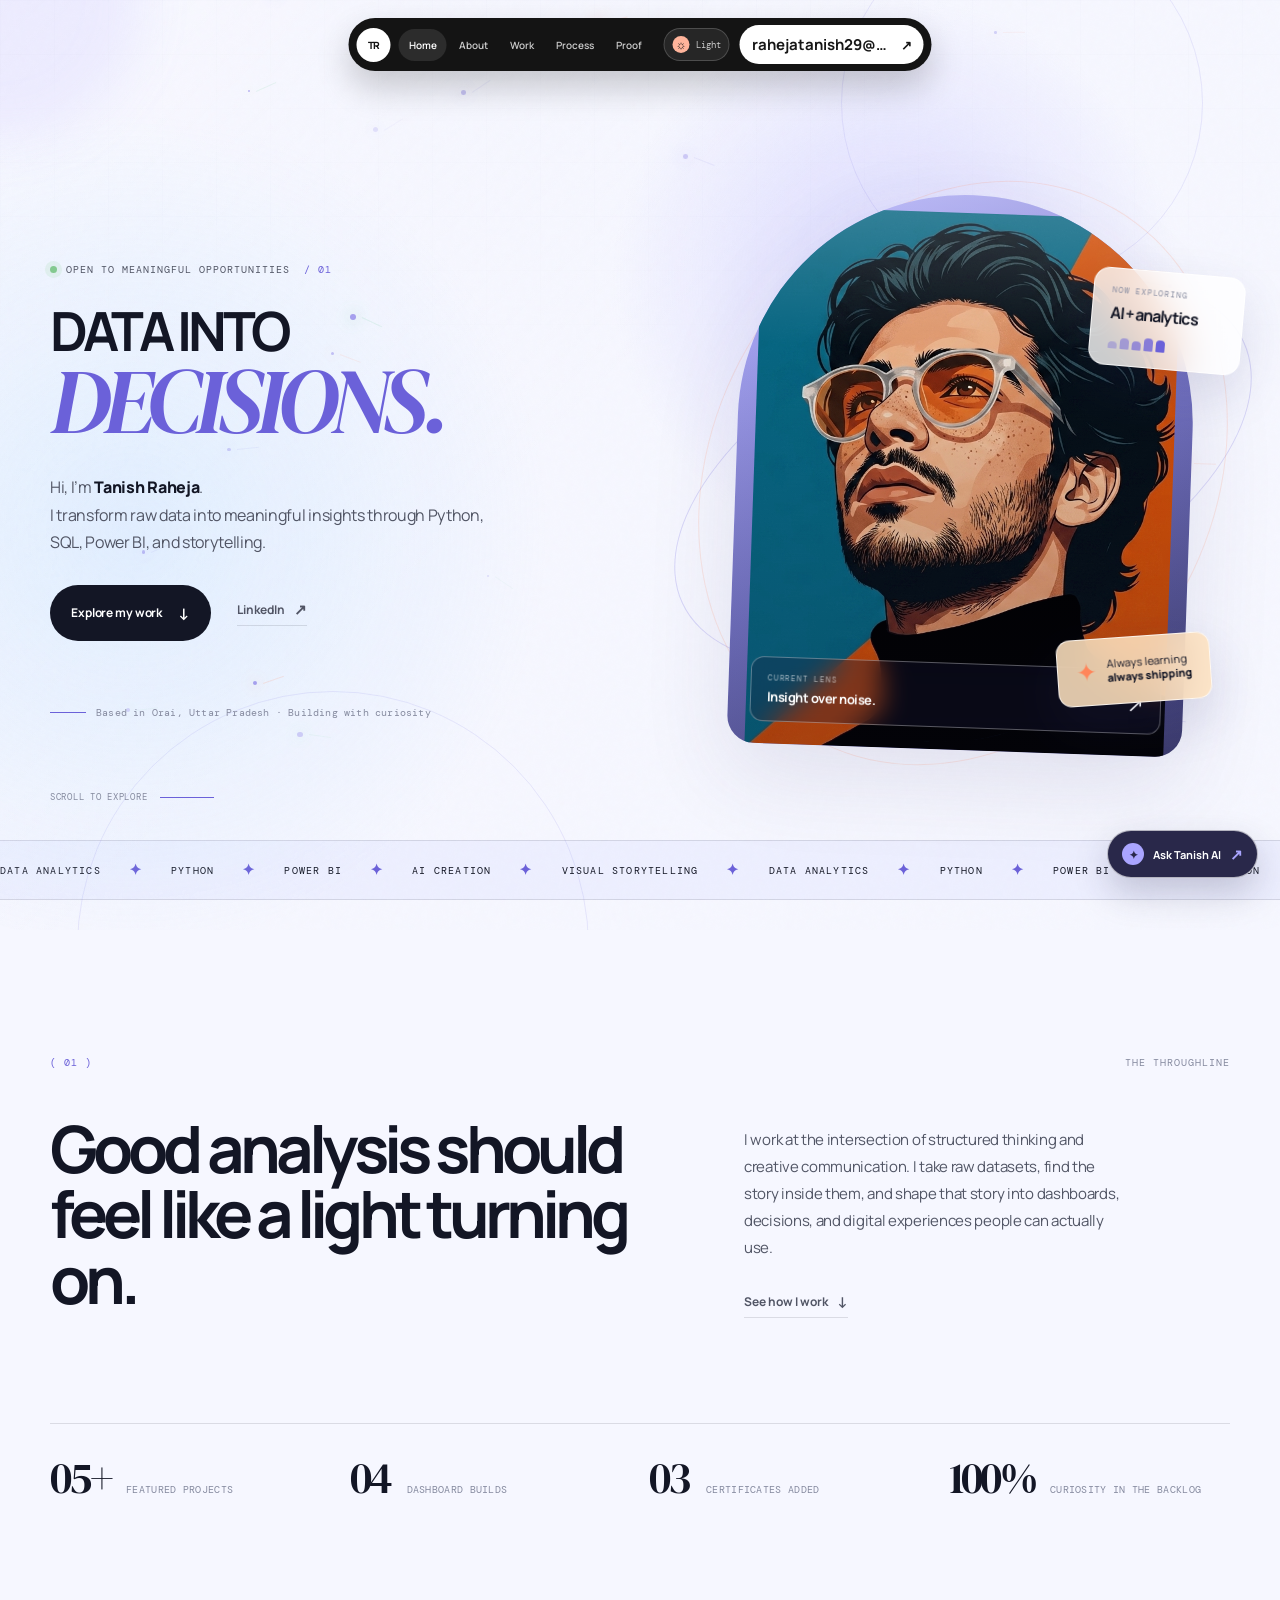
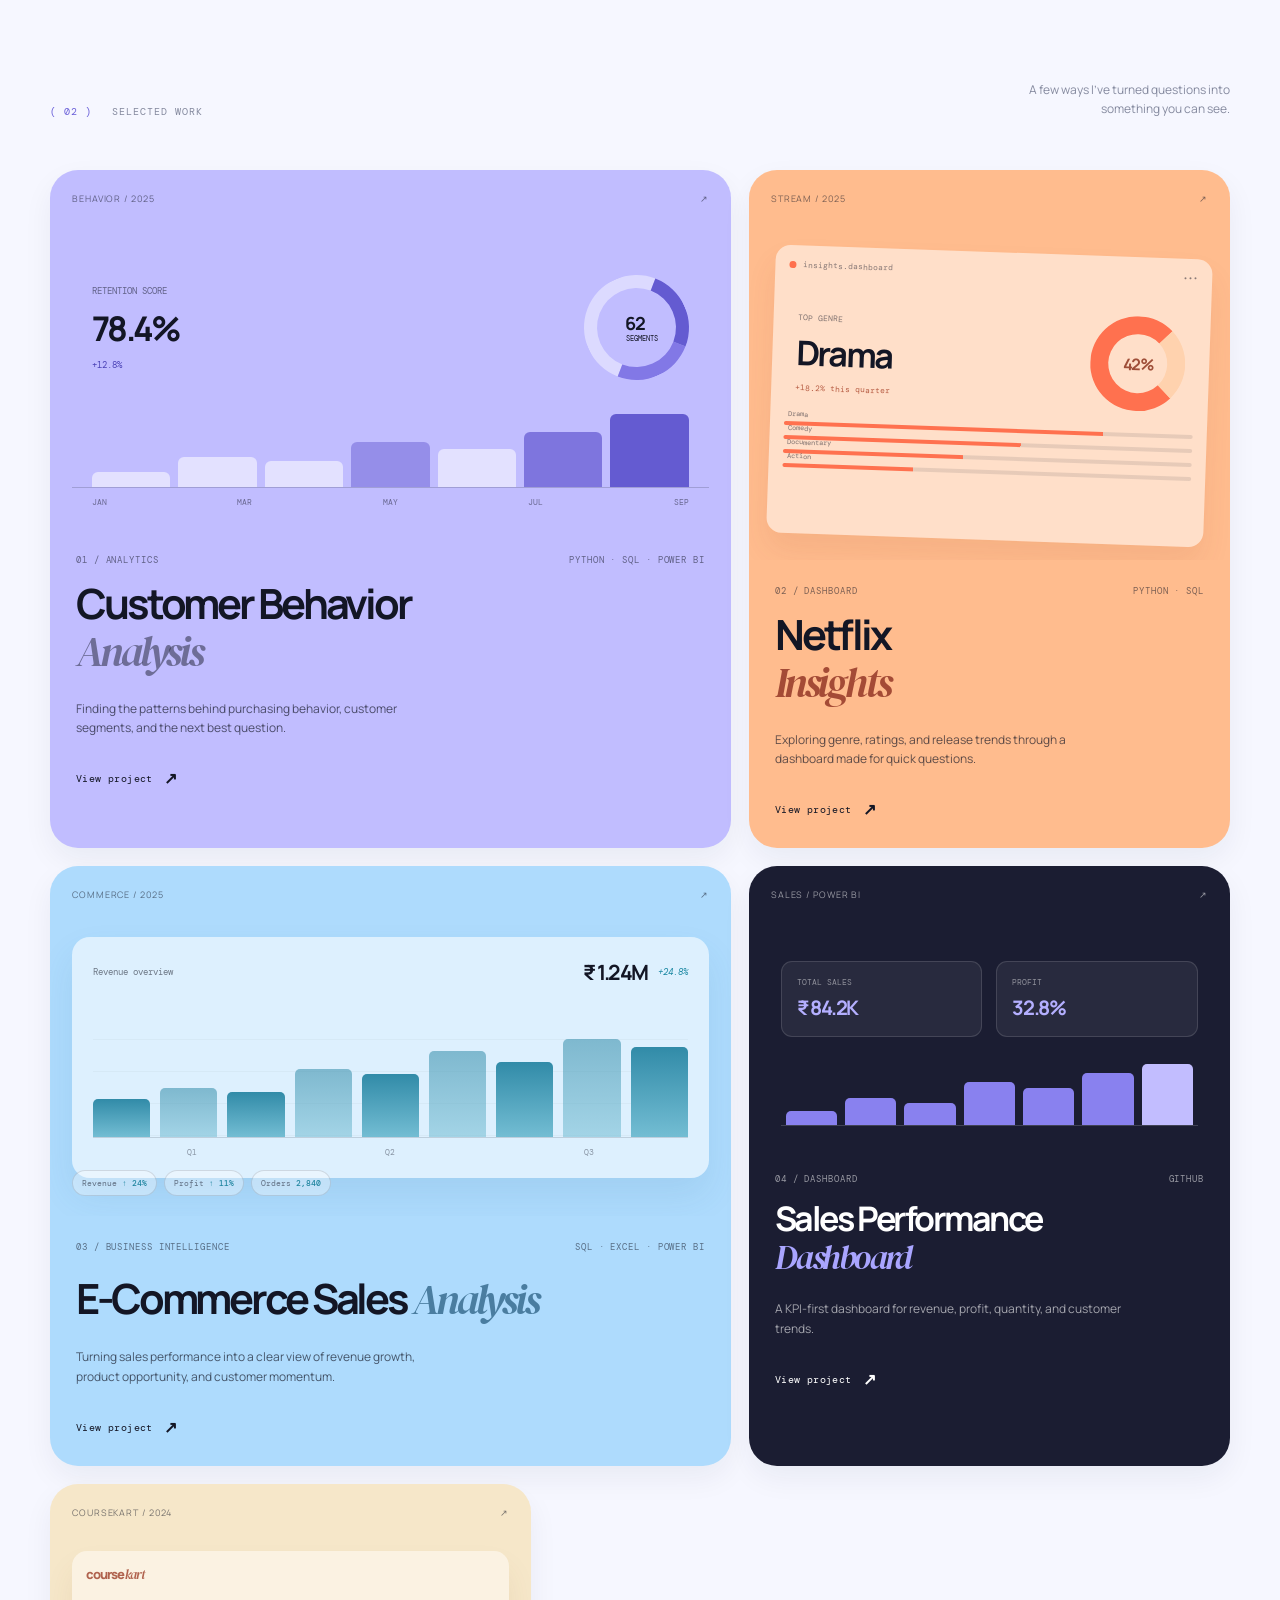
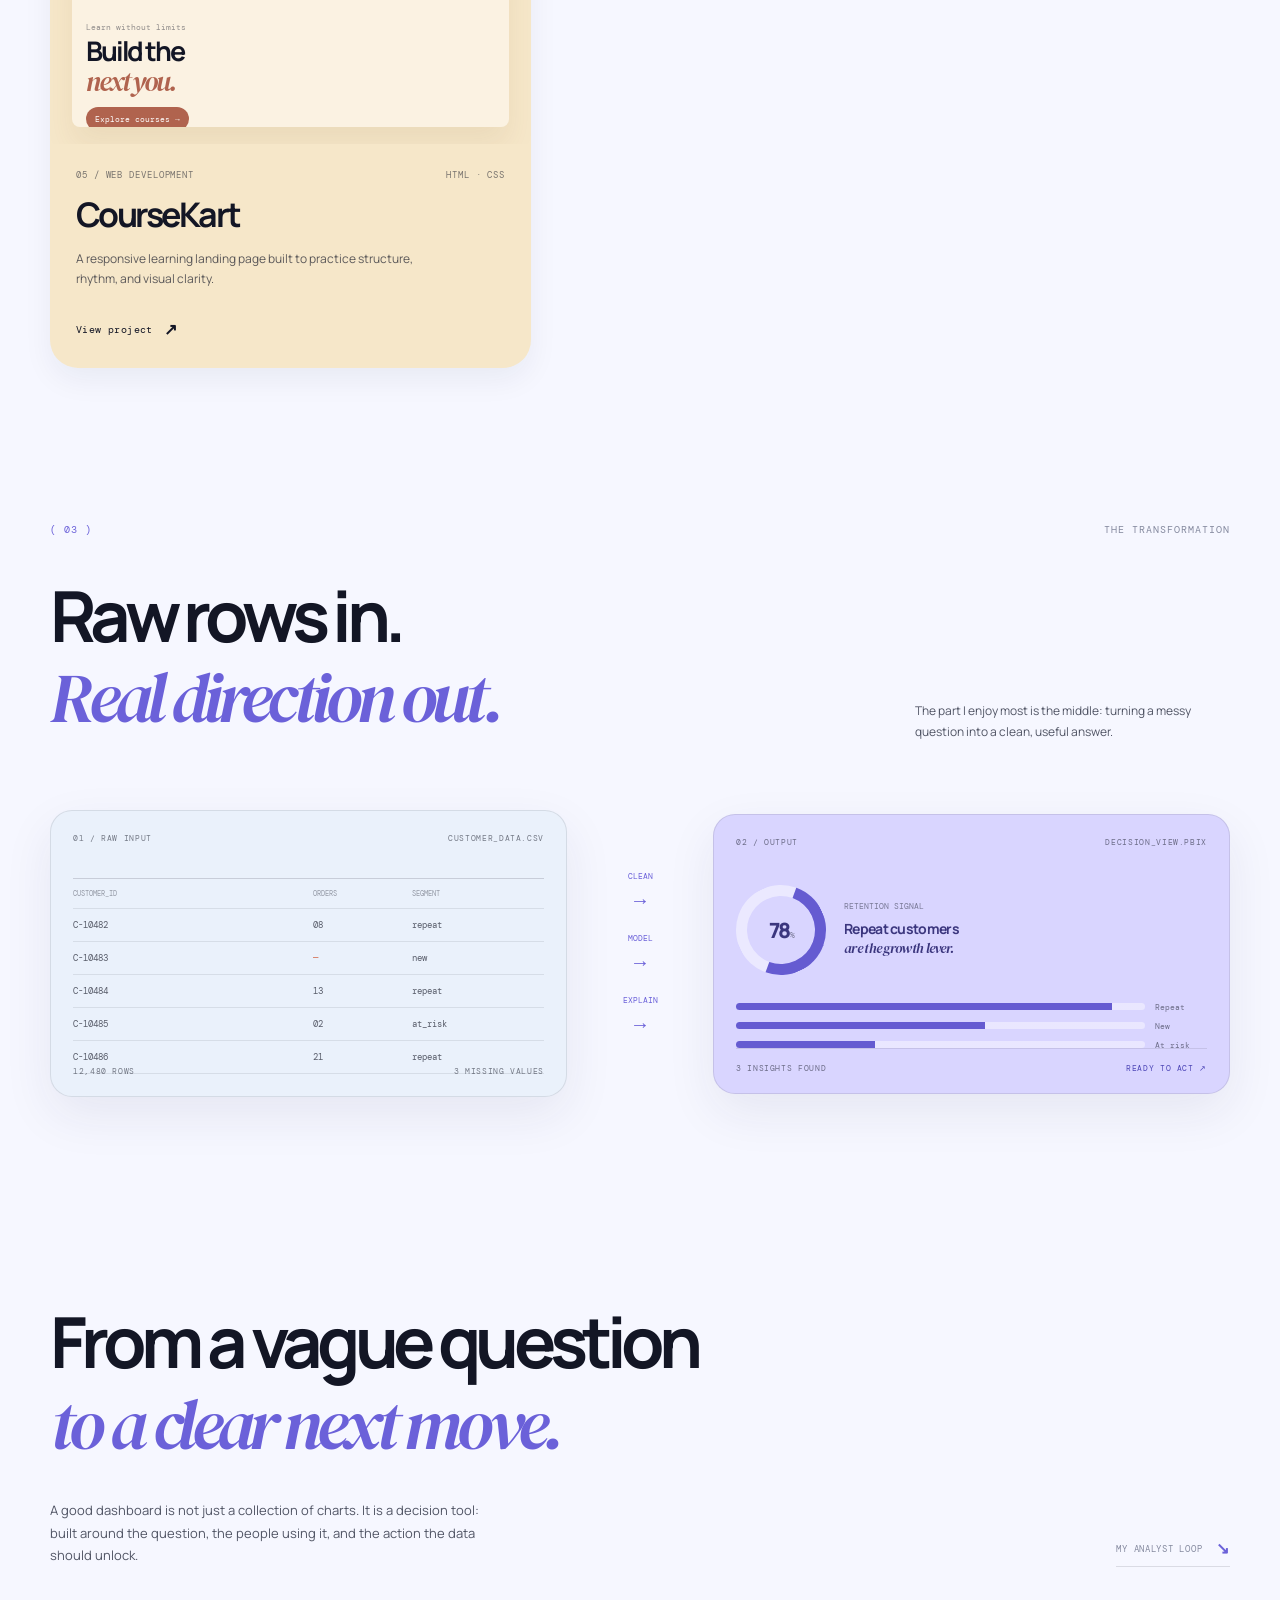
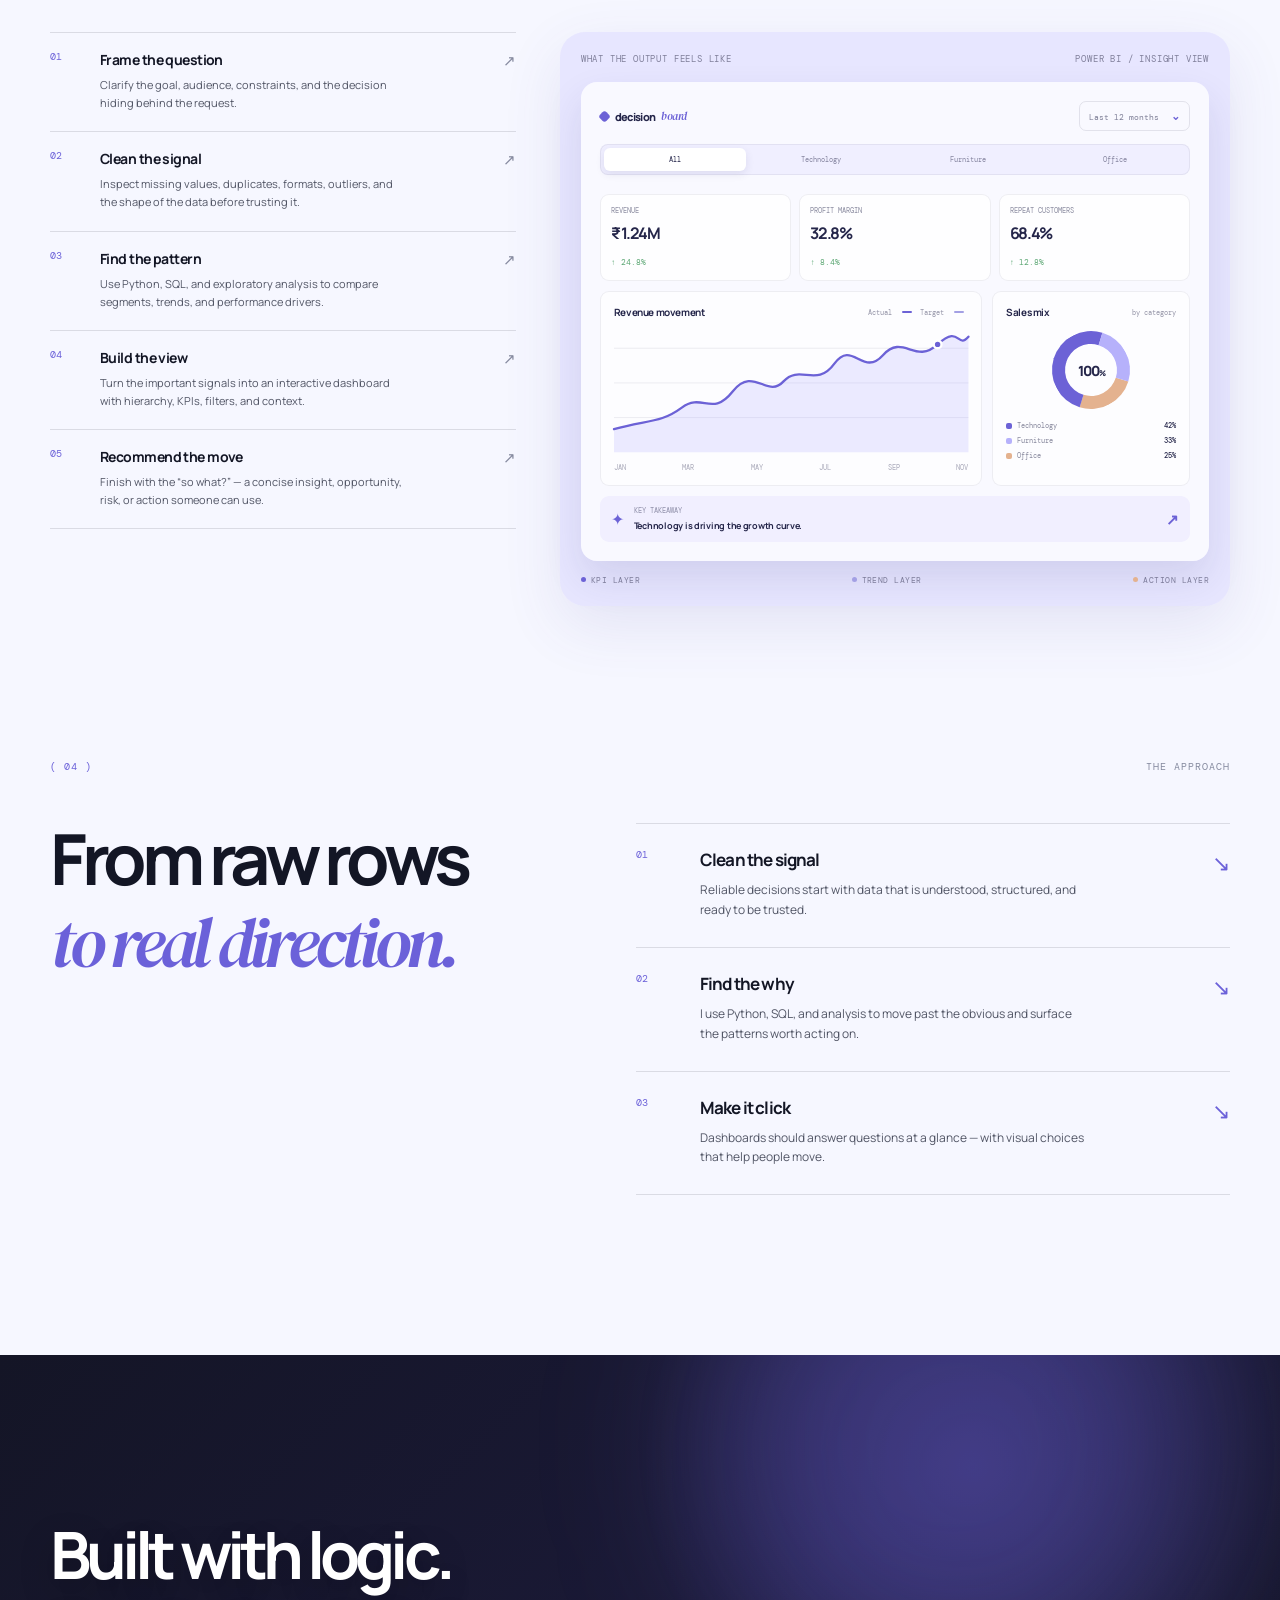
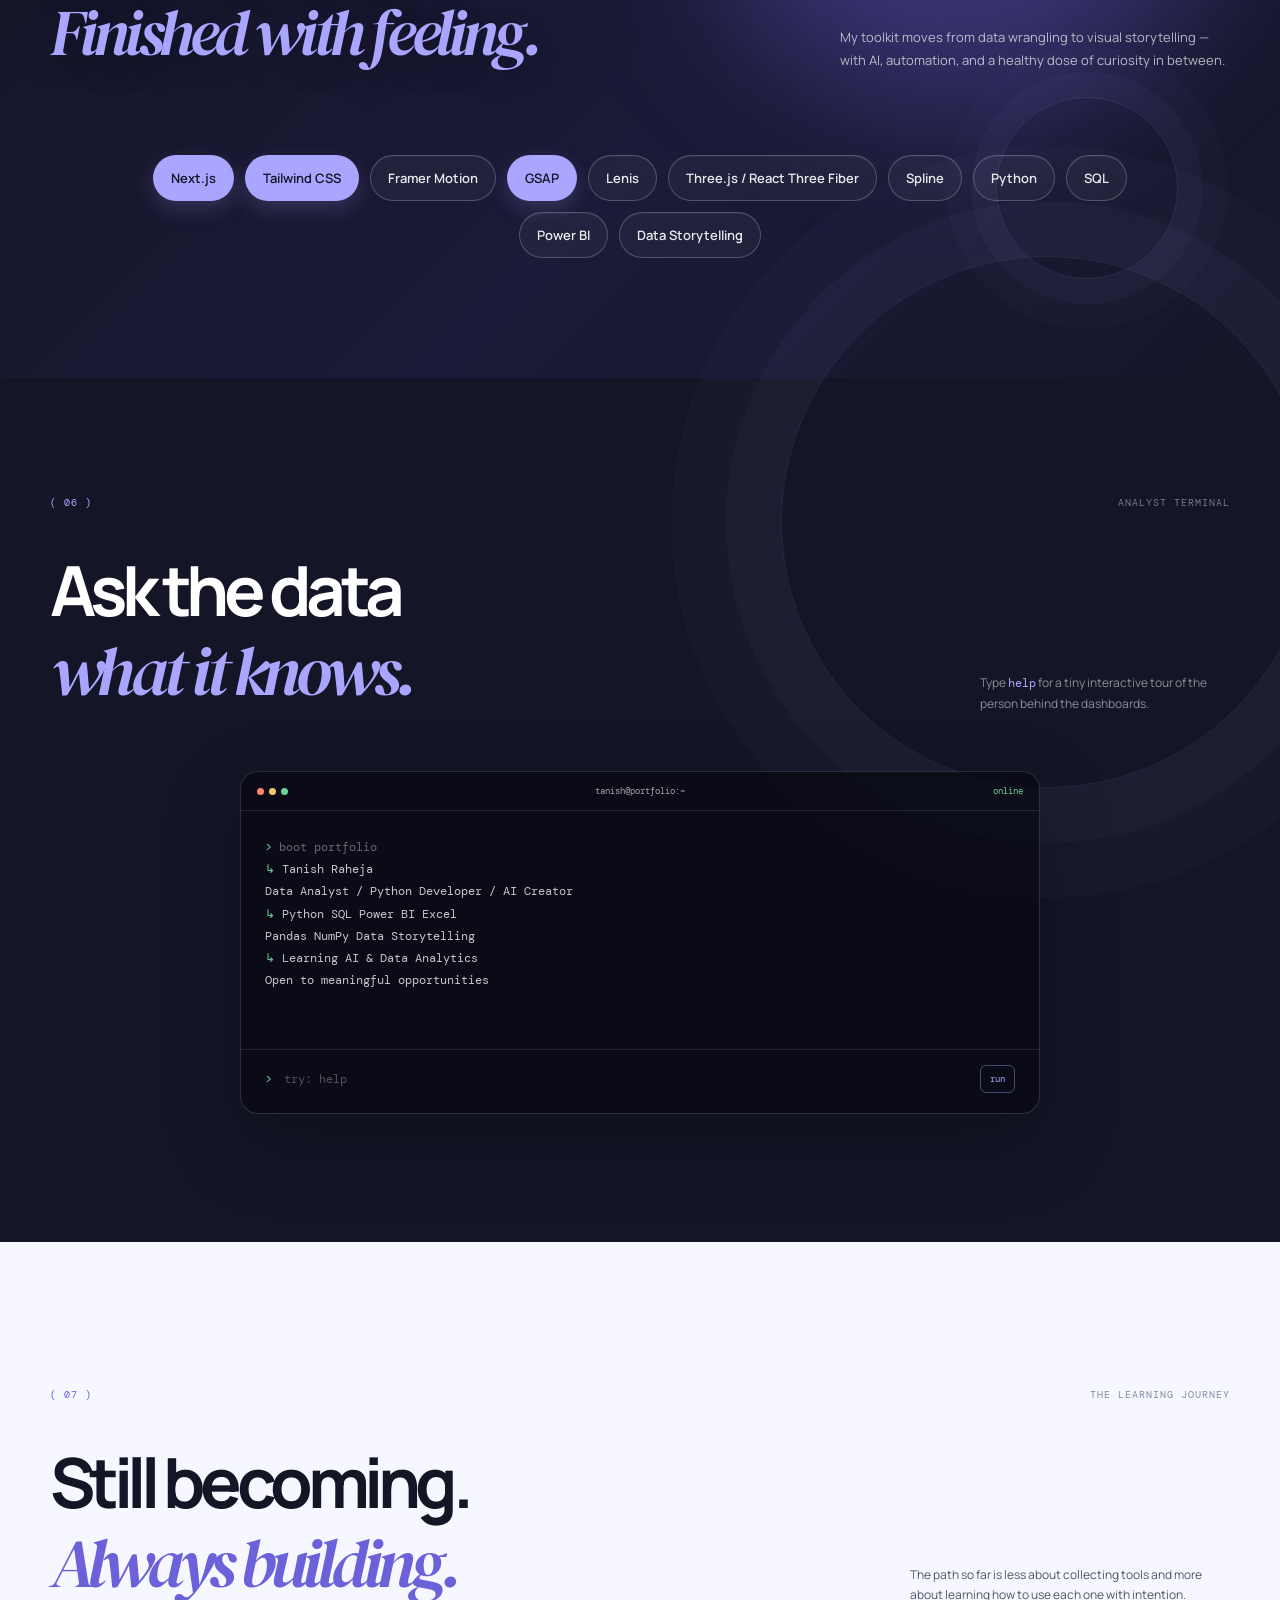
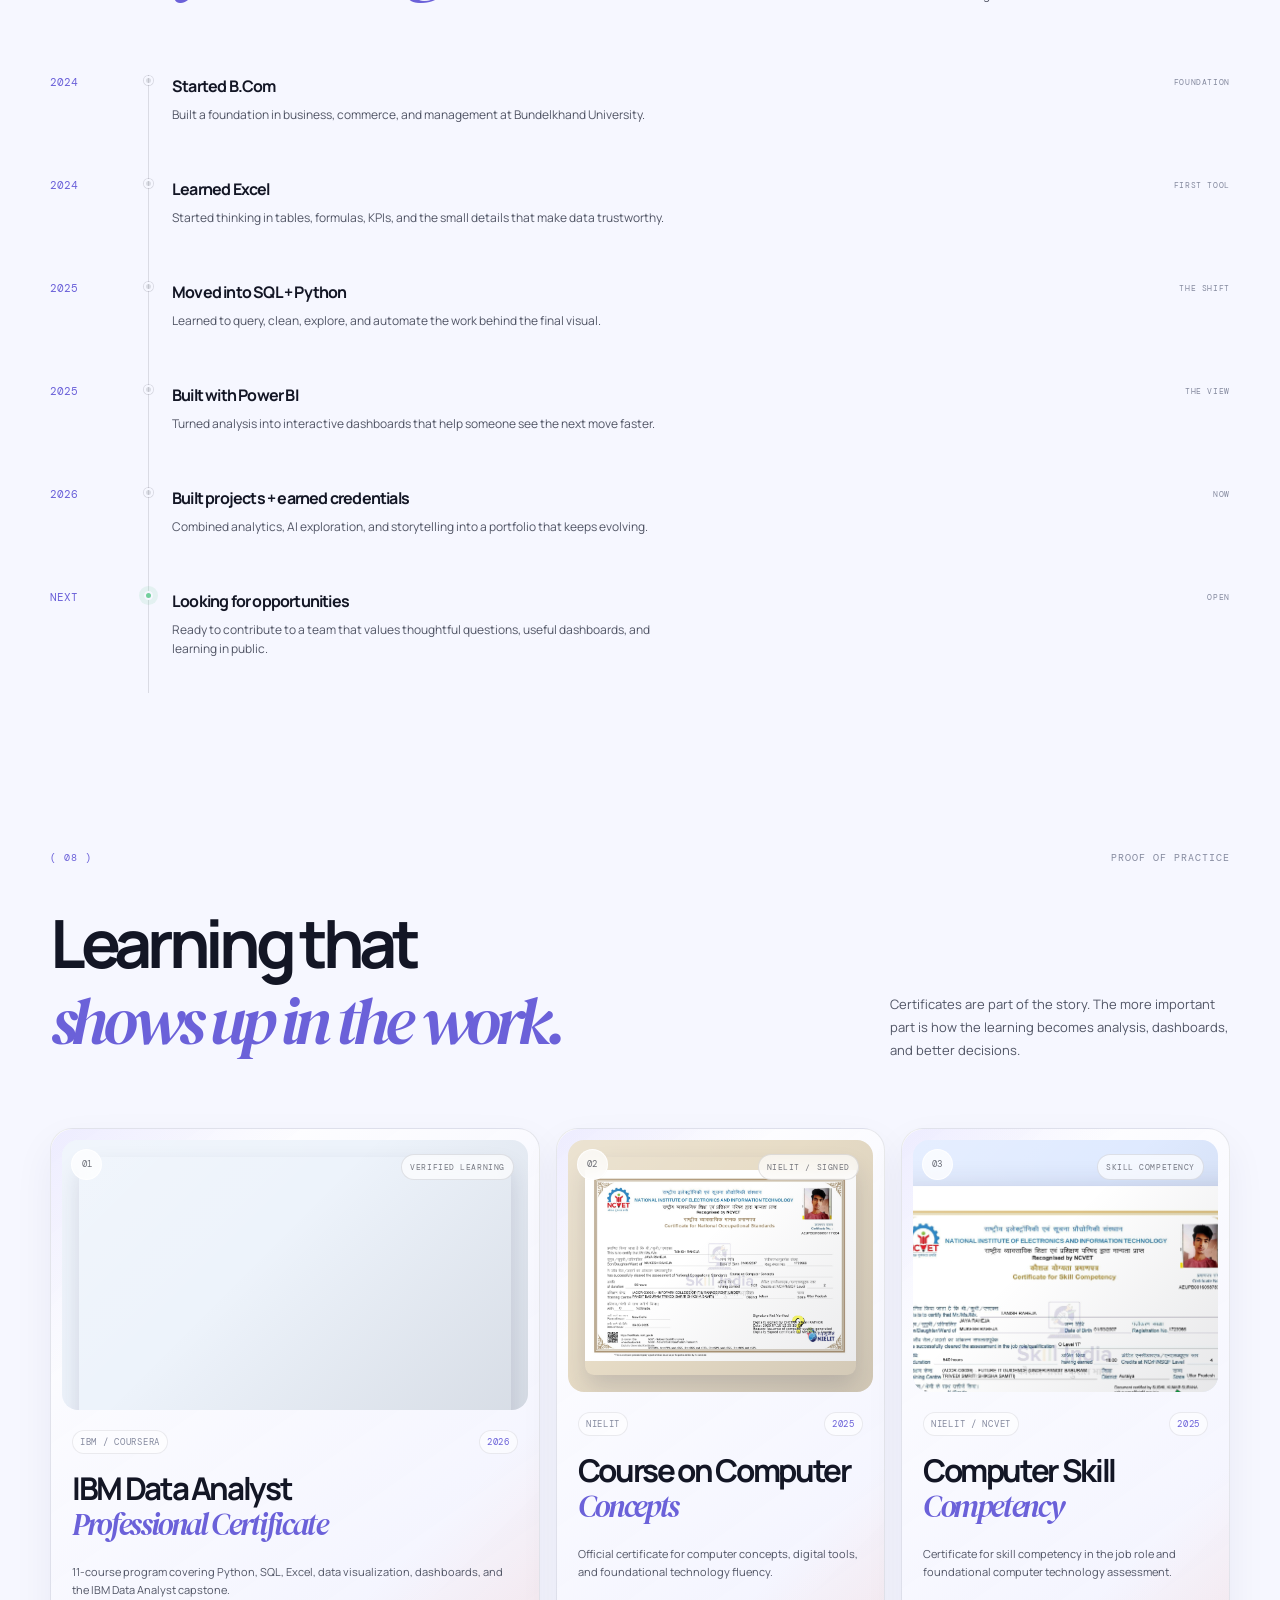
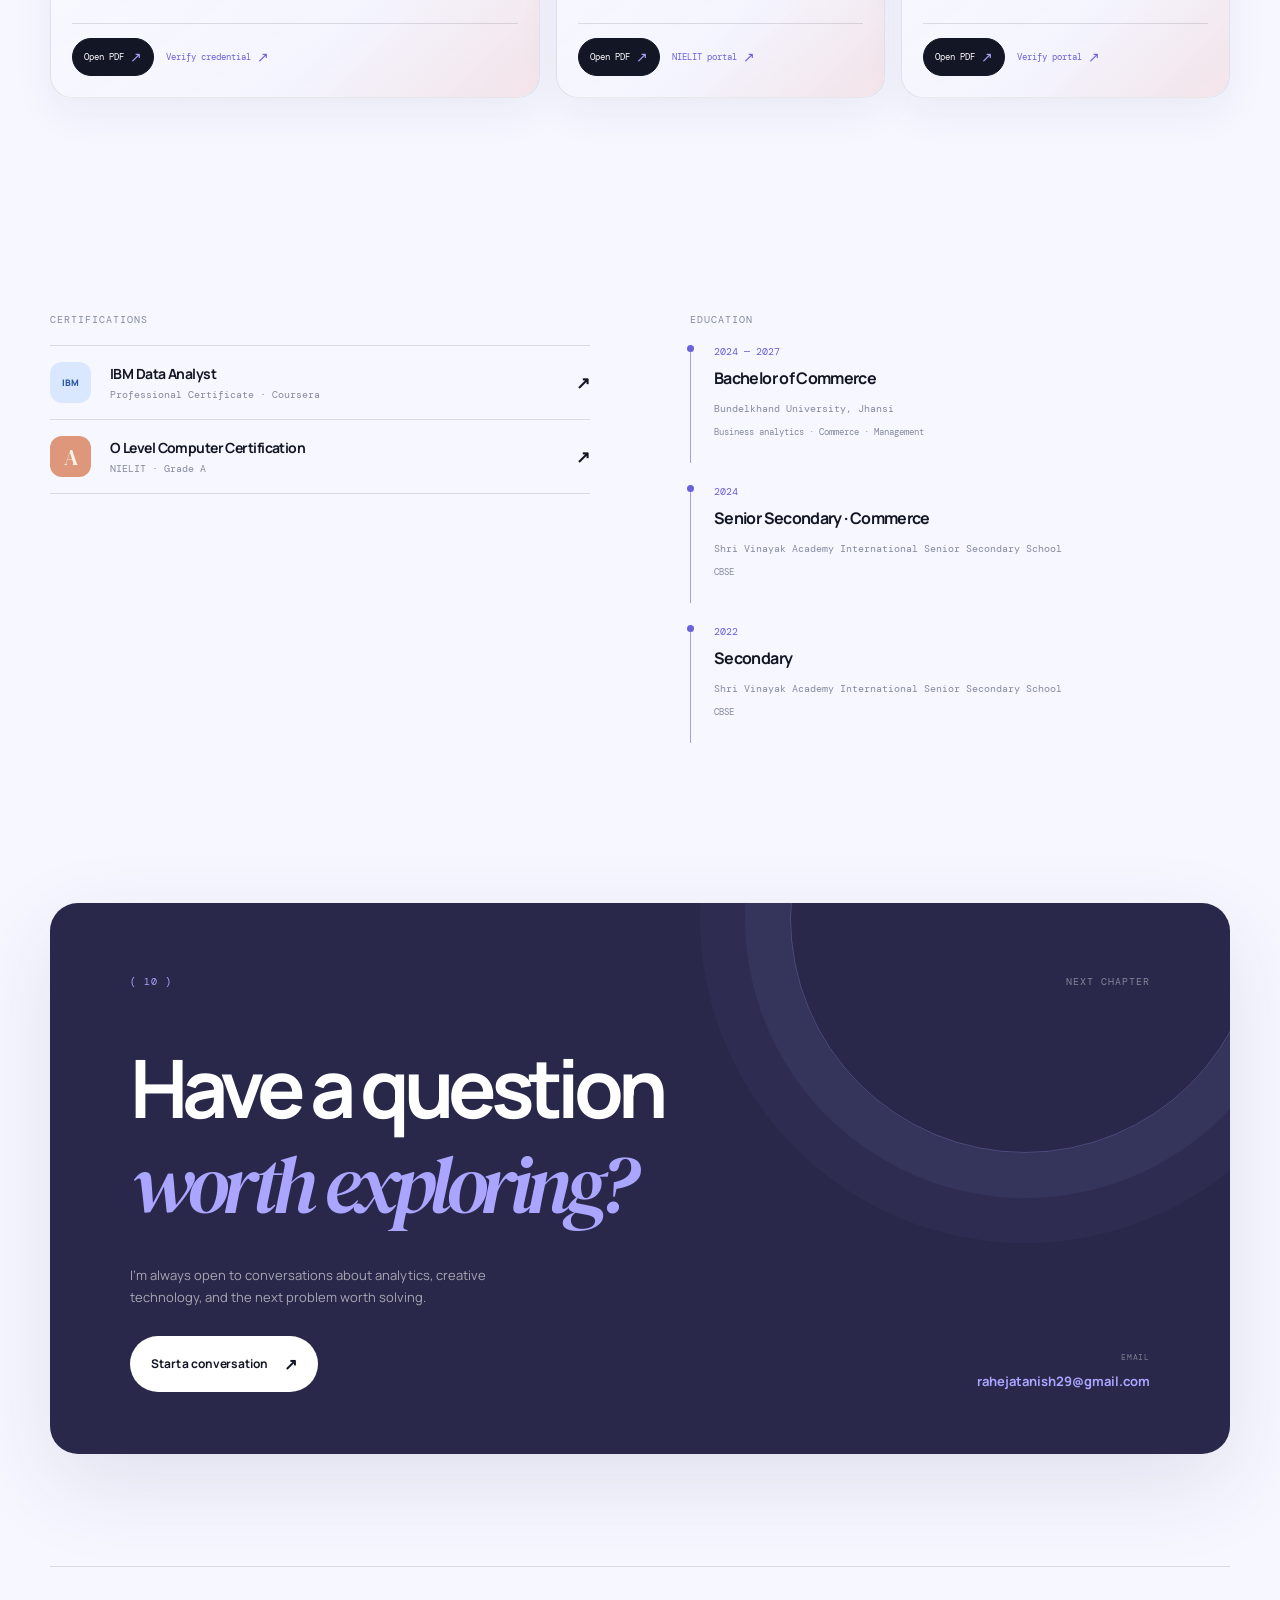
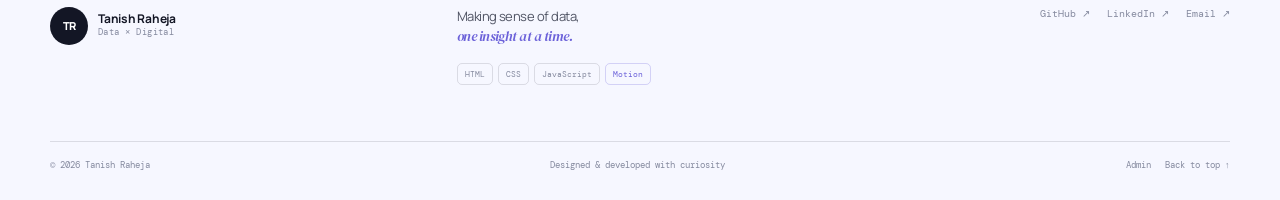
<file: index.html>
<!doctype html>
<html lang="en">
  <head>
    <meta charset="UTF-8" />
    <meta name="viewport" content="width=device-width, initial-scale=1.0" />
    <meta name="theme-color" content="#f6f7ff" />
    <meta name="color-scheme" content="light dark" />
    <meta name="author" content="Tanish Raheja" />
    <meta name="robots" content="index, follow" />
    <meta
      name="description"
      content="Tanish Raheja — Data Analyst, Python Developer, Power BI Developer, and AI Creator."
    />
    <meta property="og:type" content="website" />
    <meta property="og:title" content="Tanish Raheja — Data, Intelligence & Digital Craft" />
    <meta property="og:description" content="A portfolio of analytics, dashboards, digital experiments, and thoughtful problem solving." />
    <meta name="twitter:card" content="summary" />
    <meta name="twitter:title" content="Tanish Raheja — Data, Intelligence & Digital Craft" />
    <meta name="twitter:description" content="A portfolio of analytics, dashboards, digital experiments, and thoughtful problem solving." />
    <title>Tanish Raheja — Data, Intelligence & Digital Craft</title>
    <link rel="icon" type="image/svg+xml" href="assets/favicon.svg" />
    <link rel="manifest" href="site.webmanifest" />
    <link rel="preconnect" href="https://fonts.googleapis.com" />
    <link rel="preconnect" href="https://fonts.gstatic.com" crossorigin />
    <link
      href="https://fonts.googleapis.com/css2?family=DM+Mono:wght@400;500&family=DM+Serif+Display:ital@0;1&family=Manrope:wght@400;500;600;700;800&display=swap"
      rel="stylesheet"
    />
    <link rel="stylesheet" href="styles.css" />
    <script defer src="script.js"></script>
  </head>
  <body>
    
    <noscript><div class="noscript-banner">This portfolio is fully readable without JavaScript. Enable it for the dashboard filters, theme switch, and assistant.</div></noscript>
    
    <div class="cursor-glow" aria-hidden="true"></div>
    <div class="scroll-progress" aria-hidden="true"></div>

    <header class="site-header" data-header>
      

      <div class="nav-pill">
    <a class="nav-mark" href="#top" aria-label="Back to the top">
    <span aria-hidden="true">TR</span>
</a>
</a>
      <nav class="desktop-nav" aria-label="Primary navigation">
        <a href="#main">Home</a>
        <a href="#about">About</a>
        <a href="#work">Work</a>
        <a href="#process">Process</a>
        <a href="#certificates">Proof</a>
        
      </nav>

      <button class="theme-toggle" type="button" data-theme-toggle aria-label="Switch to dark mode"><span class="theme-icon" aria-hidden="true">☼</span><span class="theme-label">Light</span></button>
      <a class="header-cta" href="mailto:rahejatanish29@gmail.com">
        <span class="header-cta-label">rahejatanish29@gmail.com</span><span aria-hidden="true">↗</span>
      </a>
      </div>
      <button class="menu-toggle" type="button" aria-label="Open navigation" aria-expanded="false">
        <span></span><span></span>
      </button>
    </header>

    <main id="top">
      <section class="hero section-shell" id="main">
        <div class="hero-ambient" aria-hidden="true"><div class="particle-field" data-particles></div><div class="hero-noise"></div></div>
        <div class="hero-copy reveal">
          <div class="eyebrow"><span class="status-dot"></span> Open to meaningful opportunities <span class="eyebrow-code">/ 01</span></div>
          <h1>
            <span class="hero-kicker">DATA INTO</span>
            <span class="serif-line">DECISIONS.</span>
          </h1>
          <p class="hero-intro">
            Hi, I’m <strong>Tanish Raheja</strong>.<br />I transform raw data into meaningful insights through Python, SQL, Power BI, and storytelling.
          </p>
          <div class="hero-actions">
            <a class="button button-dark" href="#work">Explore my work <span>↓</span></a>
            <a class="text-link" href="https://www.linkedin.com/in/tanishraheja" target="_blank" rel="noreferrer">LinkedIn <span>↗</span></a>
          </div>
          <div class="hero-note">
            <span class="note-line"></span>
            <span>Based in Orai, Uttar Pradesh · Building with curiosity</span>
          </div>
        </div>

        <div class="hero-visual reveal reveal-delay-1" data-tilt>
          <div class="hero-orbit orbit-one"></div>
          <div class="hero-orbit orbit-two"></div>
          <div class="portrait-frame">
            <div class="portrait-topline">
              <span>PROFILE / 01</span>
              <span class="tiny-pulse"></span>
            </div>
            <img src="assets/tanish-raheja-portrait.png" alt="Illustrated portrait of Tanish Raheja" width="455" height="555" fetchpriority="high" decoding="async" />
            <div class="portrait-caption">
              <div>
                <span class="caption-label">Current lens</span>
                <strong>Insight over noise.</strong>
              </div>
              <span class="portrait-arrow">↗</span>
            </div>
          </div>
          <div class="floating-card floating-card-top">
            <span class="card-kicker">NOW EXPLORING</span>
            <strong>AI + analytics</strong>
            <span class="mini-bars"><i></i><i></i><i></i><i></i><i></i></span>
          </div>
          <div class="floating-card floating-card-bottom">
            <span class="sparkle">✦</span>
            <span>Always learning<br /><b>always shipping</b></span>
          </div>
        </div>

        <div class="hero-scroll" aria-hidden="true"><span>Scroll to explore</span><i></i></div>
      </section>

      <section class="ticker-band" aria-label="Areas of expertise">
        <div class="ticker-track">
          <span>DATA ANALYTICS</span><b>✦</b><span>PYTHON</span><b>✦</b><span>POWER BI</span><b>✦</b><span>AI CREATION</span><b>✦</b><span>VISUAL STORYTELLING</span><b>✦</b>
          <span>DATA ANALYTICS</span><b>✦</b><span>PYTHON</span><b>✦</b><span>POWER BI</span><b>✦</b><span>AI CREATION</span><b>✦</b><span>VISUAL STORYTELLING</span><b>✦</b>
        </div>
      </section>

      <section class="section-shell intro-section" id="about">
        <div class="section-label reveal"><span>( 01 )</span><span>THE THROUGHLINE</span></div>
        <div class="intro-grid">
          <h2 class="reveal">Good analysis should feel like a light turning on.</h2>
          <div class="intro-copy reveal reveal-delay-1">
            <p>
              I work at the intersection of structured thinking and creative communication. I take raw datasets, find the story inside them, and shape that story into dashboards, decisions, and digital experiences people can actually use.
            </p>
            <a class="text-link" href="#approach">See how I work <span>↓</span></a>
          </div>
        </div>
        <div class="stat-row reveal reveal-delay-2" data-stats>
          <div class="stat"><strong data-count="5" data-suffix="+">00+</strong><span>Featured projects</span></div>
          <div class="stat"><strong data-count="4">00</strong><span>Dashboard builds</span></div>
          <div class="stat"><strong data-count="3">00</strong><span>Certificates added</span></div>
          <div class="stat"><strong data-count="100" data-suffix="%">00%</strong><span>Curiosity in the backlog</span></div>
        </div>
      </section>

      <section class="work-section section-shell" id="work">
        <div class="section-heading reveal">
          <div class="section-label"><span>( 02 )</span><span>SELECTED WORK</span></div>
          <p>A few ways I’ve turned questions into something you can see.</p>
        </div>

        <div class="project-grid">
          <article class="project-card project-card-large project-purple reveal" data-tilt>
            <a class="project-link" href="https://drive.google.com/file/d/15yP22Do35umeYh521qrMj0Z4zDAxZtix/view" target="_blank" rel="noreferrer" aria-label="View Customer Behavior Analysis project"></a>
            <div class="project-visual behavior-visual">
              <div class="visual-top"><span>BEHAVIOR / 2025</span><span>↗</span></div>
              <div class="behavior-layout">
                <div class="behavior-score"><span>retention score</span><strong>78.4%</strong><em>+12.8%</em></div>
                <div class="ring-chart"><span>62</span><small>SEGMENTS</small></div>
              </div>
              <div class="chart-lines"><i></i><i></i><i></i><i></i><i></i><i></i><i></i></div>
              <div class="chart-axis"><span>JAN</span><span>MAR</span><span>MAY</span><span>JUL</span><span>SEP</span></div>
            </div>
            <div class="project-body">
              <div class="project-meta"><span>01 / ANALYTICS</span><span>Python · SQL · Power BI</span></div>
              <h3>Customer Behavior<br /><em>Analysis</em></h3>
              <p>Finding the patterns behind purchasing behavior, customer segments, and the next best question.</p>
              <span class="project-arrow">View project <b>↗</b></span>
            </div>
          </article>

          <article class="project-card project-card-tall project-orange reveal reveal-delay-1" data-tilt>
            <a class="project-link" href="https://drive.google.com/file/d/1ZglfXl7fhes9GJtsCpHphebcmW--V8_J/view" target="_blank" rel="noreferrer" aria-label="View Netflix Insights Dashboard project"></a>
            <div class="project-visual netflix-visual">
              <div class="visual-top"><span>STREAM / 2025</span><span>↗</span></div>
              <div class="netflix-window">
                <div class="window-head"><span class="window-dot"></span><span>insights.dashboard</span><i>•••</i></div>
                <div class="window-main">
                  <div class="netflix-number"><small>TOP GENRE</small><strong>Drama</strong><span>+18.2% this quarter</span></div>
                  <div class="donut-chart"><span>42%</span></div>
                </div>
                <div class="netflix-bars"><i style="--bar: 78%"><b>Drama</b></i><i style="--bar: 58%"><b>Comedy</b></i><i style="--bar: 44%"><b>Documentary</b></i><i style="--bar: 32%"><b>Action</b></i></div>
              </div>
            </div>
            <div class="project-body">
              <div class="project-meta"><span>02 / DASHBOARD</span><span>Python · SQL</span></div>
              <h3>Netflix<br /><em>Insights</em></h3>
              <p>Exploring genre, ratings, and release trends through a dashboard made for quick questions.</p>
              <span class="project-arrow">View project <b>↗</b></span>
            </div>
          </article>

          <article class="project-card project-card-wide project-blue reveal reveal-delay-2" data-tilt>
            <a class="project-link" href="https://drive.google.com/file/d/1NcjgdbCXBJaYg-whSH7I5AV_qaHmATGl/view" target="_blank" rel="noreferrer" aria-label="View E-Commerce Sales Analysis project"></a>
            <div class="project-visual ecommerce-visual">
              <div class="visual-top"><span>COMMERCE / 2025</span><span>↗</span></div>
              <div class="ecommerce-chart">
                <div class="ecommerce-heading"><small>Revenue overview</small><strong>₹ 1.24M</strong><em>+24.8%</em></div>
                <div class="bar-chart"><i style="--height: 36%"></i><i style="--height: 47%"></i><i style="--height: 43%"></i><i style="--height: 65%"></i><i style="--height: 60%"></i><i style="--height: 82%"></i><i style="--height: 72%"></i><i style="--height: 94%"></i><i style="--height: 86%"></i></div>
                <div class="bar-labels"><span>Q1</span><span>Q2</span><span>Q3</span></div>
              </div>
              <div class="ecommerce-pills"><span>Revenue <b>↑ 24%</b></span><span>Profit <b>↑ 11%</b></span><span>Orders <b>2,840</b></span></div>
            </div>
            <div class="project-body">
              <div class="project-meta"><span>03 / BUSINESS INTELLIGENCE</span><span>SQL · Excel · Power BI</span></div>
              <h3>E-Commerce Sales <em>Analysis</em></h3>
              <p>Turning sales performance into a clear view of revenue growth, product opportunity, and customer momentum.</p>
              <span class="project-arrow">View project <b>↗</b></span>
            </div>
          </article>

          <article class="project-card project-card-small project-ink reveal" data-tilt>
            <a class="project-link" href="https://github.com/tanishraheja/sales" target="_blank" rel="noreferrer" aria-label="View Sales Performance Dashboard project"></a>
            <div class="project-visual sales-visual">
              <div class="visual-top"><span>SALES / POWER BI</span><span>↗</span></div>
              <div class="sales-grid"><div><small>total sales</small><strong>₹ 84.2K</strong></div><div><small>profit</small><strong>32.8%</strong></div><div class="sales-line"><i></i><i></i><i></i><i></i><i></i><i></i><i></i></div></div>
            </div>
            <div class="project-body"><div class="project-meta"><span>04 / DASHBOARD</span><span>GitHub</span></div><h3>Sales Performance<br /><em>Dashboard</em></h3><p>A KPI-first dashboard for revenue, profit, quantity, and customer trends.</p><span class="project-arrow">View project <b>↗</b></span></div>
          </article>

          <article class="project-card project-card-small project-cream reveal reveal-delay-1" data-tilt>
            <a class="project-link" href="https://tanishraheja.github.io/Coursekart/coursekart.html" target="_blank" rel="noreferrer" aria-label="View CourseKart landing page"></a>
            <div class="project-visual course-visual"><div class="visual-top"><span>COURSEKART / 2024</span><span>↗</span></div><div class="course-screen"><span class="course-logo">course<span>kart</span></span><div class="course-hero"><small>Learn without limits</small><strong>Build the<br /><em>next you.</em></strong><span class="course-button">Explore courses →</span></div><div class="course-blocks"><i></i><i></i><i></i></div></div></div>
            <div class="project-body"><div class="project-meta"><span>05 / WEB DEVELOPMENT</span><span>HTML · CSS</span></div><h3>CourseKart</h3><p>A responsive learning landing page built to practice structure, rhythm, and visual clarity.</p><span class="project-arrow">View project <b>↗</b></span></div>
          </article>
        </div>
        <div class="admin-published-block" data-published-projects-block hidden>
          <div class="admin-published-heading"><span class="section-label">LOCAL UPLOADS</span><p>New work published from the admin control room.</p></div>
          <div class="project-grid" data-published-projects></div>
        </div>
      </section>

      <section class="story-section section-shell" id="story">
        <div class="section-label reveal"><span>( 03 )</span><span>THE TRANSFORMATION</span></div>
        <div class="story-heading reveal"><h2>Raw rows in.<br /><em>Real direction out.</em></h2><p>The part I enjoy most is the middle: turning a messy question into a clean, useful answer.</p></div>
        <div class="transformation-board reveal reveal-delay-1">
          <div class="raw-data-card"><div class="data-card-top"><span>01 / RAW INPUT</span><span>customer_data.csv</span></div><div class="data-table"><div class="data-row data-header"><span>customer_id</span><span>orders</span><span>segment</span></div><div class="data-row"><span>C-10482</span><span>08</span><span>repeat</span></div><div class="data-row"><span>C-10483</span><span class="data-warning">—</span><span>new</span></div><div class="data-row"><span>C-10484</span><span>13</span><span>repeat</span></div><div class="data-row"><span>C-10485</span><span>02</span><span>at_risk</span></div><div class="data-row"><span>C-10486</span><span>21</span><span>repeat</span></div></div><div class="data-card-foot"><span>12,480 rows</span><span>3 missing values</span></div></div>
          <div class="transformation-steps"><div><span>clean</span><i>→</i></div><div><span>model</span><i>→</i></div><div><span>explain</span><i>→</i></div></div>
          <div class="insight-output-card"><div class="data-card-top"><span>02 / OUTPUT</span><span>decision_view.pbix</span></div><div class="insight-score"><div class="insight-ring"><span>78<small>%</small></span></div><div><small>RETENTION SIGNAL</small><strong>Repeat customers<br /><em>are the growth lever.</em></strong></div></div><div class="insight-bars"><span><i style="--bar: 92%"></i><b>Repeat</b></span><span><i style="--bar: 61%"></i><b>New</b></span><span><i style="--bar: 34%"></i><b>At risk</b></span></div><div class="data-card-foot"><span>3 insights found</span><span class="insight-ready">ready to act ↗</span></div></div>
        </div>
      </section>

      <section class="process-section section-shell" id="process">
        <div class="section-label reveal"><span>( 03 )</span><span>HOW I SOLVE PROBLEMS</span></div>
        <div class="process-heading">
          <div class="reveal">
            <h2>From a vague question<br /><em>to a clear next move.</em></h2>
            <p class="process-intro">A good dashboard is not just a collection of charts. It is a decision tool: built around the question, the people using it, and the action the data should unlock.</p>
          </div>
          <span class="process-note reveal reveal-delay-1">MY ANALYST LOOP <b>↘</b></span>
        </div>
        <div class="process-grid">
          <div class="process-steps">
            <div class="process-step reveal"><span class="process-step-number">01</span><div><strong>Frame the question</strong><p>Clarify the goal, audience, constraints, and the decision hiding behind the request.</p></div><span class="process-step-arrow">↗</span></div>
            <div class="process-step reveal reveal-delay-1"><span class="process-step-number">02</span><div><strong>Clean the signal</strong><p>Inspect missing values, duplicates, formats, outliers, and the shape of the data before trusting it.</p></div><span class="process-step-arrow">↗</span></div>
            <div class="process-step reveal reveal-delay-2"><span class="process-step-number">03</span><div><strong>Find the pattern</strong><p>Use Python, SQL, and exploratory analysis to compare segments, trends, and performance drivers.</p></div><span class="process-step-arrow">↗</span></div>
            <div class="process-step reveal reveal-delay-3"><span class="process-step-number">04</span><div><strong>Build the view</strong><p>Turn the important signals into an interactive dashboard with hierarchy, KPIs, filters, and context.</p></div><span class="process-step-arrow">↗</span></div>
            <div class="process-step reveal reveal-delay-3"><span class="process-step-number">05</span><div><strong>Recommend the move</strong><p>Finish with the “so what?” — a concise insight, opportunity, risk, or action someone can use.</p></div><span class="process-step-arrow">↗</span></div>
          </div>
          <div class="process-demo reveal reveal-delay-1">
            <div class="demo-label"><span>WHAT THE OUTPUT FEELS LIKE</span><span>POWER BI / INSIGHT VIEW</span></div>
            <div class="dashboard-shell" data-dashboard>
              <div class="dashboard-top"><span class="dashboard-logo"><i></i>decision<span>board</span></span><span class="dashboard-period">Last 12 months <b>⌄</b></span></div>
              <div class="dashboard-controls" role="tablist" aria-label="Dashboard category filter"><button class="dashboard-filter is-active" type="button" data-filter="all" role="tab" aria-selected="true">All</button><button class="dashboard-filter" type="button" data-filter="technology" role="tab" aria-selected="false">Technology</button><button class="dashboard-filter" type="button" data-filter="furniture" role="tab" aria-selected="false">Furniture</button><button class="dashboard-filter" type="button" data-filter="office" role="tab" aria-selected="false">Office</button></div>
              <div class="dashboard-kpis"><div><small>Revenue</small><strong data-metric="revenue">₹ 1.24M</strong><em data-metric-change="revenue">↑ 24.8%</em></div><div><small>Profit margin</small><strong data-metric="margin">32.8%</strong><em data-metric-change="margin">↑ 8.4%</em></div><div><small>Repeat customers</small><strong data-metric="repeat">68.4%</strong><em data-metric-change="repeat">↑ 12.8%</em></div></div>
              <div class="dashboard-main">
                <div class="dashboard-trend"><div class="dashboard-title"><strong>Revenue movement</strong><span>Actual <i></i> Target <b></b></span></div><svg viewBox="0 0 460 160" role="img" aria-label="A rising revenue trend chart"><path class="chart-gridline" d="M0 25H460M0 70H460M0 115H460" /><path class="chart-fill" d="M0 130 C44 118 61 122 88 102 S127 115 154 81 S199 91 220 68 S263 77 286 45 S323 63 349 34 S391 47 420 20 S445 27 460 10 L460 160 L0 160Z" /><path class="chart-trend" d="M0 130 C44 118 61 122 88 102 S127 115 154 81 S199 91 220 68 S263 77 286 45 S323 63 349 34 S391 47 420 20 S445 27 460 10" /><circle cx="420" cy="20" r="5" /></svg><div class="dashboard-months"><span>JAN</span><span>MAR</span><span>MAY</span><span>JUL</span><span>SEP</span><span>NOV</span></div></div>
                <div class="dashboard-side"><div class="dashboard-title"><strong>Sales mix</strong><span>by category</span></div><div class="dashboard-donut"><span>100<small>%</small></span></div><div class="dashboard-legend"><span><i class="legend-a"></i>Technology <b>42%</b></span><span><i class="legend-b"></i>Furniture <b>33%</b></span><span><i class="legend-c"></i>Office <b>25%</b></span></div></div>
              </div>
              <div class="dashboard-insight"><span>✦</span><div><small>KEY TAKEAWAY</small><strong>Technology is driving the growth curve.</strong></div><b>↗</b></div>
            </div>
            <div class="demo-caption"><span>KPI layer</span><span>Trend layer</span><span>Action layer</span></div>
          </div>
        </div>
      </section>

      <section class="approach-section section-shell" id="approach">
        <div class="section-label reveal"><span>( 04 )</span><span>THE APPROACH</span></div>
        <div class="approach-grid">
          <h2 class="reveal">From raw rows<br /><span>to real direction.</span></h2>
          <div class="approach-list">
            <div class="approach-item reveal reveal-delay-1"><span class="approach-number">01</span><div><h3>Clean the signal</h3><p>Reliable decisions start with data that is understood, structured, and ready to be trusted.</p></div><span class="approach-symbol">↘</span></div>
            <div class="approach-item reveal reveal-delay-2"><span class="approach-number">02</span><div><h3>Find the why</h3><p>I use Python, SQL, and analysis to move past the obvious and surface the patterns worth acting on.</p></div><span class="approach-symbol">↘</span></div>
            <div class="approach-item reveal reveal-delay-3"><span class="approach-number">03</span><div><h3>Make it click</h3><p>Dashboards should answer questions at a glance — with visual choices that help people move.</p></div><span class="approach-symbol">↘</span></div>
          </div>
        </div>
      </section>

      <section class="toolkit-section" id="toolkit" data-dark-panel>
        <div class="section-shell toolkit-inner">
          <div class="section-label light-label reveal"><span>( 05 )</span><span>TOOLKIT</span></div>
          <div class="toolkit-heading reveal"><h2>Built with logic.<br /><em>Finished with feeling.</em></h2><p>My toolkit moves from data wrangling to visual storytelling — with AI, automation, and a healthy dose of curiosity in between.</p></div>
          <div class="toolkit-cloud reveal reveal-delay-1"><span class="accent-chip">Next.js</span><span class="accent-chip">Tailwind CSS</span><span>Framer Motion</span><span class="accent-chip">GSAP</span><span>Lenis</span><span>Three.js / React Three Fiber</span><span>Spline</span><span>Python</span><span>SQL</span><span>Power BI</span><span>Data Storytelling</span></div>
        </div>
      </section>

      <section class="terminal-section" id="terminal" data-dark-panel>
        <div class="section-shell terminal-inner">
          <div class="section-label light-label reveal"><span>( 06 )</span><span>ANALYST TERMINAL</span></div>
          <div class="terminal-heading reveal"><h2>Ask the data<br /><em>what it knows.</em></h2><p>Type <b>help</b> for a tiny interactive tour of the person behind the dashboards.</p></div>
          <div class="terminal-window reveal reveal-delay-1">
            <div class="terminal-chrome"><span><i></i><i></i><i></i></span><b>tanish@portfolio:~</b><em>online</em></div>
            <div class="terminal-output" data-terminal-output aria-live="polite"></div>
            <form class="terminal-form" data-terminal-form><span>&gt;</span><input data-terminal-input type="text" autocomplete="off" spellcheck="false" aria-label="Type a terminal command" placeholder="try: help" /><button type="submit">run</button></form>
          </div>
        </div>
      </section>

      <section class="journey-section section-shell" id="journey">
        <div class="section-label reveal"><span>( 07 )</span><span>THE LEARNING JOURNEY</span></div>
        <div class="journey-heading reveal"><h2>Still becoming.<br /><em>Always building.</em></h2><p>The path so far is less about collecting tools and more about learning how to use each one with intention.</p></div>
        <div class="timeline" data-timeline>
          <div class="timeline-rail"><i data-timeline-progress></i></div>
          <div class="timeline-item reveal"><span class="timeline-year">2024</span><div class="timeline-dot"></div><div><strong>Started B.Com</strong><p>Built a foundation in business, commerce, and management at Bundelkhand University.</p></div><span class="timeline-tag">FOUNDATION</span></div>
          <div class="timeline-item reveal reveal-delay-1"><span class="timeline-year">2024</span><div class="timeline-dot"></div><div><strong>Learned Excel</strong><p>Started thinking in tables, formulas, KPIs, and the small details that make data trustworthy.</p></div><span class="timeline-tag">FIRST TOOL</span></div>
          <div class="timeline-item reveal reveal-delay-2"><span class="timeline-year">2025</span><div class="timeline-dot"></div><div><strong>Moved into SQL + Python</strong><p>Learned to query, clean, explore, and automate the work behind the final visual.</p></div><span class="timeline-tag">THE SHIFT</span></div>
          <div class="timeline-item reveal reveal-delay-3"><span class="timeline-year">2025</span><div class="timeline-dot"></div><div><strong>Built with Power BI</strong><p>Turned analysis into interactive dashboards that help someone see the next move faster.</p></div><span class="timeline-tag">THE VIEW</span></div>
          <div class="timeline-item reveal reveal-delay-3"><span class="timeline-year">2026</span><div class="timeline-dot"></div><div><strong>Built projects + earned credentials</strong><p>Combined analytics, AI exploration, and storytelling into a portfolio that keeps evolving.</p></div><span class="timeline-tag">NOW</span></div>
          <div class="timeline-item timeline-item-last reveal reveal-delay-3"><span class="timeline-year">NEXT</span><div class="timeline-dot"></div><div><strong>Looking for opportunities</strong><p>Ready to contribute to a team that values thoughtful questions, useful dashboards, and learning in public.</p></div><span class="timeline-tag">OPEN</span></div>
        </div>
      </section>

      <section class="certificates-section section-shell" id="certificates">
        <div class="section-label reveal"><span>( 08 )</span><span>PROOF OF PRACTICE</span></div>
        <div class="certificates-heading reveal">
          <h2>Learning that<br /><em>shows up in the work.</em></h2>
          <p>Certificates are part of the story. The more important part is how the learning becomes analysis, dashboards, and better decisions.</p>
        </div>
        <div class="certificates-grid">
          <article class="certificate-card certificate-ibm reveal">
            <div class="certificate-preview"><img src="assets/certificates/ibm-data-analyst.png" alt="IBM Data Analyst Professional Certificate for Tanish Raheja" width="700" height="494" loading="lazy" decoding="async" /><span class="preview-stamp">VERIFIED LEARNING</span></div>
            <div class="certificate-body"><div class="certificate-meta"><span>IBM / COURSERA</span><span>2026</span></div><h3>IBM Data Analyst<br /><em>Professional Certificate</em></h3><p>11-course program covering Python, SQL, Excel, data visualization, dashboards, and the IBM Data Analyst capstone.</p><div class="certificate-links"><a href="assets/certificates/ibm-data-analyst.pdf" target="_blank" rel="noreferrer">Open PDF <span>↗</span></a><a href="https://www.coursera.org/account/accomplishments/professional-cert/FMDNMOBGQSYY" target="_blank" rel="noreferrer">Verify credential <span>↗</span></a></div></div>
          </article>
          <article class="certificate-card certificate-nielit reveal reveal-delay-1">
            <div class="certificate-preview"><img src="assets/certificates/nielit-ccc-signed.png" alt="NIELIT Course on Computer Concepts certificate for Tanish Raheja" width="700" height="495" loading="lazy" decoding="async" /><span class="preview-stamp">NIELIT / SIGNED</span></div>
            <div class="certificate-body"><div class="certificate-meta"><span>NIELIT</span><span>2025</span></div><h3>Course on Computer<br /><em>Concepts</em></h3><p>Official certificate for computer concepts, digital tools, and foundational technology fluency.</p><div class="certificate-links"><a href="assets/certificates/nielit-ccc-signed.pdf" target="_blank" rel="noreferrer">Open PDF <span>↗</span></a><a href="https://certificate.nielit.gov.in" target="_blank" rel="noreferrer">NIELIT portal <span>↗</span></a></div></div>
          </article>
          <article class="certificate-card certificate-skill reveal reveal-delay-2">
            <div class="certificate-preview certificate-preview-rotated"><img src="assets/certificates/nielit-skill-competency.png" alt="NIELIT Certificate for Skill Competency for Tanish Raheja" width="700" height="495" loading="lazy" decoding="async" /><span class="preview-stamp">SKILL COMPETENCY</span></div>
            <div class="certificate-body"><div class="certificate-meta"><span>NIELIT / NCVET</span><span>2025</span></div><h3>Computer Skill<br /><em>Competency</em></h3><p>Certificate for skill competency in the job role and foundational computer technology assessment.</p><div class="certificate-links"><a href="assets/certificates/nielit-skill-competency.pdf" target="_blank" rel="noreferrer">Open PDF <span>↗</span></a><a href="https://certificate.nielit.gov.in" target="_blank" rel="noreferrer">Verify portal <span>↗</span></a></div></div>
           </article>
         </div>
         <div class="admin-published-block" data-published-certificates-block hidden>
           <div class="admin-published-heading"><span class="section-label">LOCAL UPLOADS</span><p>New certificates published from the admin control room.</p></div>
           <div class="certificates-grid" data-published-certificates></div>
         </div>
       </section>

      <section class="credentials-section section-shell" id="credentials">
        <div class="section-label reveal"><span>( 09 )</span><span>THE FOUNDATION</span></div>
        <div class="credentials-grid">
          <div class="credential-column reveal"><span class="column-kicker">CERTIFICATIONS</span><a class="credential-card" href="https://www.coursera.org/account/accomplishments/professional-cert/FMDNMOBGQSYY" target="_blank" rel="noreferrer"><span class="credential-icon">IBM</span><span><strong>IBM Data Analyst</strong><small>Professional Certificate · Coursera</small></span><b>↗</b></a><a class="credential-card" href="https://drive.google.com/drive/folders/1QJsTsVkM4OQVHdmDkaH8r9YUD698hkRb" target="_blank" rel="noreferrer"><span class="credential-icon nielit">A</span><span><strong>O Level Computer Certification</strong><small>NIELIT · Grade A</small></span><b>↗</b></a></div>
          <div class="credential-column reveal reveal-delay-1"><span class="column-kicker">EDUCATION</span><div class="education-item"><span class="education-year">2024 — 2027</span><strong>Bachelor of Commerce</strong><small>Bundelkhand University, Jhansi</small><p>Business analytics · Commerce · Management</p></div><div class="education-item"><span class="education-year">2024</span><strong>Senior Secondary · Commerce</strong><small>Shri Vinayak Academy International Senior Secondary School</small><p>CBSE</p></div><div class="education-item"><span class="education-year">2022</span><strong>Secondary</strong><small>Shri Vinayak Academy International Senior Secondary School</small><p>CBSE</p></div></div>
        </div>
      </section>

      <section class="contact-section section-shell" id="contact">
        <div class="contact-card reveal">
          <div class="contact-orb"></div>
          <div class="section-label light-label"><span>( 10 )</span><span>NEXT CHAPTER</span></div>
          <h2>Have a question<br /><em>worth exploring?</em></h2>
          <p>I’m always open to conversations about analytics, creative technology, and the next problem worth solving.</p>
          <a class="button button-light" href="mailto:rahejatanish29@gmail.com">Start a conversation <span>↗</span></a>
          <div class="contact-email"><span>EMAIL</span><a href="mailto:rahejatanish29@gmail.com">rahejatanish29@gmail.com</a></div>
        </div>
      </section>
    </main>

    <footer class="site-footer section-shell">
      <div class="footer-top"><a class="brand" href="#top"><span class="brand-mark">TR</span><span class="brand-copy"><strong>Tanish Raheja</strong><small>Data × Digital</small></span></a><div class="footer-manifesto"><p>Making sense of data,<br /><em>one insight at a time.</em></p><div class="footer-stack"><span>HTML</span><span>CSS</span><span>JavaScript</span><span>Motion</span></div></div><div class="footer-links"><a href="https://github.com/tanishraheja" target="_blank" rel="noreferrer">GitHub ↗</a><a href="https://www.linkedin.com/in/tanishraheja" target="_blank" rel="noreferrer">LinkedIn ↗</a><a href="mailto:rahejatanish29@gmail.com">Email ↗</a></div></div>
      <div class="footer-bottom"><span>© <span data-year>2026</span> Tanish Raheja</span><span>Designed & developed with curiosity</span><span class="footer-bottom-links"><a href="admin.html">Admin</a><a href="#top">Back to top ↑</a></span></div>
    </footer>

    <aside class="assistant-widget" data-assistant>
      <button class="assistant-trigger" type="button" data-assistant-toggle aria-expanded="false"><span class="assistant-spark">✦</span><span>Ask Tanish AI</span><b>↗</b></button>
      <div class="assistant-panel" data-assistant-panel>
        <div class="assistant-panel-head"><div><span class="assistant-online"></span><strong>Tanish AI</strong><small>portfolio guide / online</small></div><button type="button" data-assistant-close aria-label="Close assistant">×</button></div>
        <div class="assistant-messages" data-assistant-messages><div class="assistant-message assistant-bot">Hi — ask me about Tanish’s projects, tools, or learning journey.</div></div>
        <div class="assistant-suggestions"><button type="button" data-ask="What projects has Tanish built?">Projects</button><button type="button" data-ask="What SQL skills does Tanish have?">SQL skills</button><button type="button" data-ask="How does Tanish solve problems?">Process</button></div>
        <form class="assistant-form" data-assistant-form><input data-assistant-input type="text" placeholder="Ask something..." autocomplete="off" /><button type="submit" aria-label="Send question">↑</button></form>
      </div>
    </aside>

    <nav class="mobile-menu" data-mobile-menu aria-label="Mobile navigation">
      <a href="#main"><span class="mobile-nav-icon" aria-hidden="true"><svg viewBox="0 0 24 24" focusable="false"><path d="m4 10 8-6 8 6v9a1 1 0 0 1-1 1h-5v-6h-4v6H5a1 1 0 0 1-1-1z" /></svg></span><span>Home</span></a>
      <a href="#about"><span class="mobile-nav-icon" aria-hidden="true"><svg viewBox="0 0 24 24" focusable="false"><path d="M20.8 8.7c0 5.2-8.8 10.2-8.8 10.2S3.2 13.9 3.2 8.7A4.7 4.7 0 0 1 12 6.2a4.7 4.7 0 0 1 8.8 2.5Z" /></svg></span><span>About</span></a>
      <a href="#work"><span class="mobile-nav-icon" aria-hidden="true"><svg viewBox="0 0 24 24" focusable="false"><circle cx="10.8" cy="10.8" r="6.6" /><path d="m16 16 4.5 4.5" /></svg></span><span>Work</span></a>
      <a href="#contact"><span class="mobile-nav-icon" aria-hidden="true"><svg viewBox="0 0 24 24" focusable="false"><circle cx="12" cy="8" r="3.2" /><path d="M5.5 19c.8-3 3.1-4.7 6.5-4.7s5.7 1.7 6.5 4.7" /><circle cx="12" cy="12" r="9" /></svg></span><span>Contact</span></a>
    </nav>
  </body>
</html>
</file>
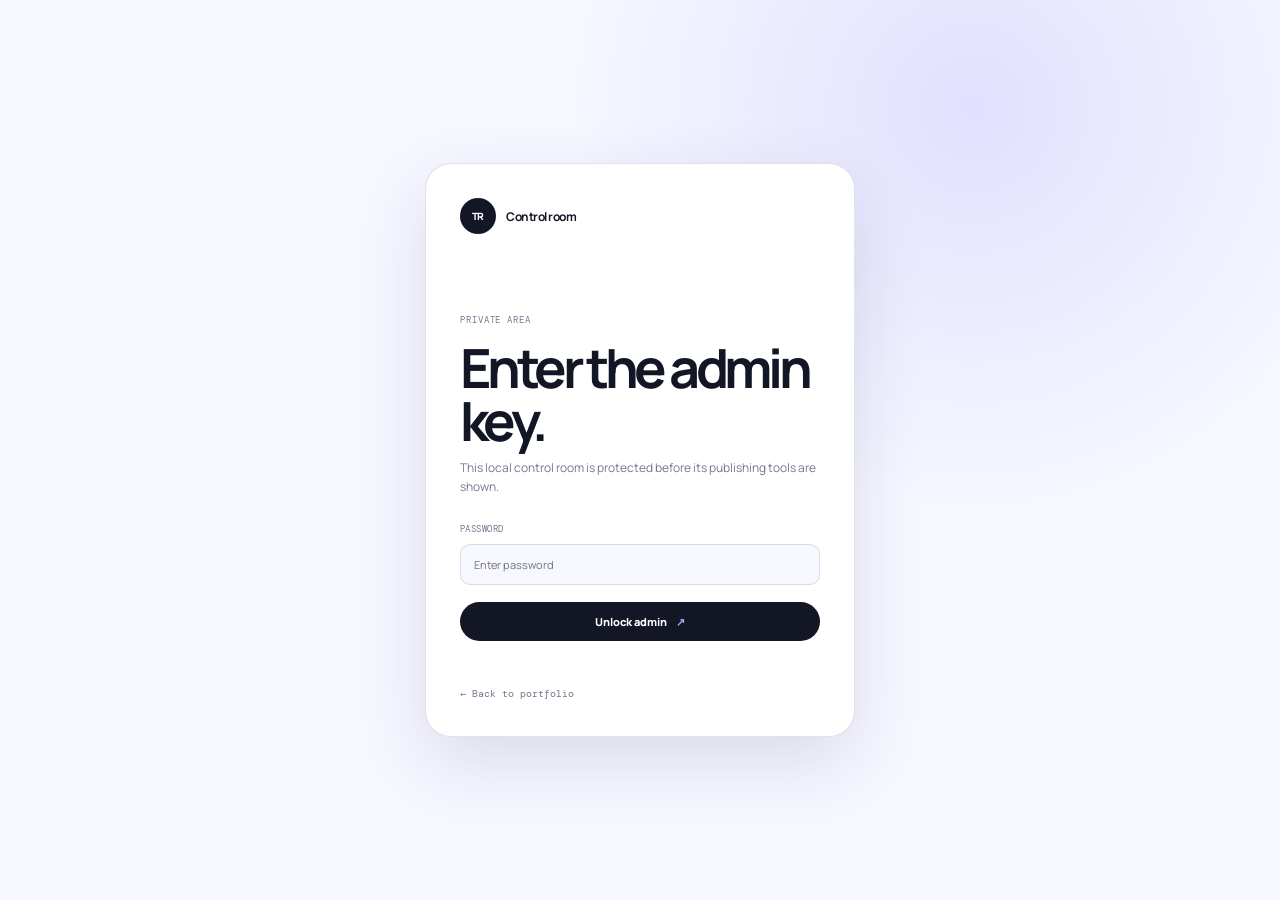
<file: admin.html>
<!doctype html>
<html lang="en">
  <head>
    <meta charset="UTF-8" />
    <meta name="viewport" content="width=device-width, initial-scale=1.0" />
    <meta name="theme-color" content="#f6f7ff" />
    <title>Admin — Tanish Raheja</title>
    <link rel="preconnect" href="https://fonts.googleapis.com" />
    <link rel="preconnect" href="https://fonts.gstatic.com" crossorigin />
    <link href="https://fonts.googleapis.com/css2?family=DM+Mono:wght@400;500&family=Manrope:wght@400;500;600;700;800&display=swap" rel="stylesheet" />
    <link rel="stylesheet" href="admin.css" />
    <script defer src="admin.js"></script>
  </head>
  <body>
    <div class="admin-lock" data-admin-lock>
      <div class="lock-card">
        <a class="admin-brand" href="index.html"><span>TR</span><strong>Control room</strong></a>
        <span class="eyebrow">PRIVATE AREA</span>
        <h1>Enter the admin key.</h1>
        <p>This local control room is protected before its publishing tools are shown.</p>
        <form class="admin-login-form" data-admin-login>
          <label for="admin-password">Password</label>
          <input id="admin-password" name="password" type="password" autocomplete="current-password" required placeholder="Enter password" />
          <button class="primary-action" type="submit">Unlock admin <span>&#8599;</span></button>
          <span class="login-message" data-login-message aria-live="polite"></span>
        </form>
        <a class="lock-back" href="index.html">&#8592; Back to portfolio</a>
      </div>
    </div>

    <div class="admin-shell" data-admin-shell hidden>
      <aside class="admin-sidebar">
        <a class="admin-brand" href="index.html"><span>TR</span><strong>Control room</strong></a>
        <p class="admin-kicker">LOCAL ADMIN PREVIEW</p>
        <nav aria-label="Admin navigation">
          <a class="is-active" href="#overview">Overview</a>
          <a href="#projects">Projects</a>
          <a href="#uploads">Uploads</a>
          <a href="#settings">Settings</a>
        </nav>
        <div class="admin-sidebar-foot"><span class="status-dot"></span> Published items stay in this browser</div>
      </aside>

      <main class="admin-main">
        <header class="admin-topbar">
          <div><span class="eyebrow">PORTFOLIO / ADMIN</span><h1>Keep the signal clear.</h1></div>
          <div class="topbar-actions"><button class="admin-theme" type="button" data-admin-theme aria-label="Switch to dark mode">&#9788;</button><a class="back-link" href="index.html">View portfolio <span>&#8599;</span></a></div>
        </header>

        <section class="admin-section" id="overview">
          <div class="section-heading"><div><span class="eyebrow">01 / OVERVIEW</span><h2>What is live right now?</h2></div><span class="admin-date" data-admin-date></span></div>
          <div class="metric-grid">
            <article class="metric-card"><span>Featured projects</span><strong data-admin-project-count>05</strong><small>analytics + digital builds</small></article>
            <article class="metric-card"><span>Certificates</span><strong data-admin-certificate-count>03</strong><small>verified learning records</small></article>
            <article class="metric-card"><span>Stack entries</span><strong>11</strong><small>updated in the portfolio</small></article>
          </div>
          <div class="admin-callout"><span class="callout-icon">&#10022;</span><div><strong>Publishing is ready</strong><p>Upload a project image or certificate files below. This static version saves and publishes them locally in this browser.</p></div></div>
        </section>

        <section class="admin-section" id="projects">
          <div class="section-heading"><div><span class="eyebrow">02 / PROJECTS</span><h2>Featured work</h2></div><p>Choose which projects should be highlighted in your local admin view.</p></div>
          <form class="project-form" data-project-form>
            <div class="project-list" data-project-list></div>
            <div class="form-actions"><button class="primary-action" type="submit">Save project settings <span>&#8599;</span></button><button class="secondary-action" type="button" data-reset-projects>Reset</button><span class="save-status" data-save-status aria-live="polite"></span></div>
          </form>
        </section>

        <section class="admin-section" id="uploads">
          <div class="section-heading"><div><span class="eyebrow">03 / PUBLISH</span><h2>Upload new work.</h2></div><p>New items appear in the portfolio on this same browser after you publish them.</p></div>
          <div class="upload-grid">
            <form class="upload-card" data-upload-project-form>
              <div class="upload-card-head"><span class="upload-icon">&#8599;</span><div><strong>New project</strong><small>Show a new build in Selected Work.</small></div></div>
              <label>Project title<input name="title" required placeholder="e.g. Customer Retention Study" /></label>
              <label>Category / tools<input name="type" required placeholder="Analytics · Python · SQL" /></label>
              <label>Project link<input name="link" type="url" placeholder="https://..." /></label>
              <label>Short description<textarea name="description" required rows="3" placeholder="What did you build or discover?"></textarea></label>
              <label>Cover image<input name="image" type="file" accept="image/png,image/jpeg,image/webp" /></label>
              <button class="primary-action" type="submit">Publish project <span>&#8599;</span></button>
              <span class="save-status" data-project-upload-status aria-live="polite"></span>
            </form>
            <form class="upload-card" data-upload-certificate-form>
              <div class="upload-card-head"><span class="upload-icon certificate-upload-icon">&#10003;</span><div><strong>New certificate</strong><small>Add proof to the certificates section.</small></div></div>
              <label>Certificate title<input name="title" required placeholder="e.g. Google Data Analytics" /></label>
              <label>Issuer / year<input name="meta" required placeholder="Provider · 2026" /></label>
              <label>Verification link<input name="verify" type="url" placeholder="https://..." /></label>
              <label>Description<textarea name="description" required rows="3" placeholder="What does this certificate cover?"></textarea></label>
              <label>Certificate image<input name="image" type="file" accept="image/png,image/jpeg,image/webp" /></label>
              <label>Certificate PDF<input name="pdf" type="file" accept="application/pdf" /></label>
              <button class="primary-action" type="submit">Publish certificate <span>&#8599;</span></button>
              <span class="save-status" data-certificate-upload-status aria-live="polite"></span>
            </form>
          </div>
          <div class="uploaded-library">
            <div><span class="eyebrow">PUBLISHED LOCALLY</span><h3>Your uploads</h3></div>
            <div class="uploaded-list" data-uploaded-list></div>
          </div>
        </section>

        <section class="admin-section" id="settings">
          <div class="section-heading"><div><span class="eyebrow">04 / SETTINGS</span><h2>Small controls, useful feedback.</h2></div></div>
          <div class="settings-grid">
            <label class="setting-card"><span><strong>Remember theme</strong><small>Keep light or dark mode between visits.</small></span><input type="checkbox" checked data-remember-theme /><i></i></label>
            <label class="setting-card"><span><strong>Motion effects</strong><small>Allow the portfolio reveal and hover details.</small></span><input type="checkbox" checked data-motion /><i></i></label>
          </div>
        </section>

        <footer class="admin-footer"><a href="index.html">&#8592; Back to portfolio</a><span>Client-side preview · local browser publishing · not server security</span></footer>
      </main>
    </div>
  </body>
</html>
</file>
<file: styles.css>
:root {
  --ink: #131625;
  --ink-soft: #515565;
  --muted: #858a9f;
  --paper: #f6f7ff;
  --paper-deep: #e8ebff;
  --line: rgba(19, 22, 37, 0.12);
  --violet: #a899ff;
  --violet-deep: #6b61d9;
  --orange: #ff855a;
  --blue: #a8d6ff;
  --cream: #f7e6c7;
  --serif: "DM Serif Display", Georgia, serif;
  --sans: "Manrope", Arial, sans-serif;
  --mono: "DM Mono", monospace;
  --radius-lg: 28px;
  --radius-md: 18px;
  --shadow-soft: 0 30px 90px rgba(51, 48, 100, 0.11);
}

* { box-sizing: border-box; }
html { scroll-behavior: smooth; }
body {
  margin: 0;
  color: var(--ink);
  background: var(--paper);
  font-family: var(--sans);
  -webkit-font-smoothing: antialiased;
  overflow-x: hidden;
}

body::before {
  content: "";
  position: fixed;
  z-index: -1;
  inset: 0;
  opacity: .42;
  pointer-events: none;
  background-image: linear-gradient(rgba(102, 104, 143, .035) 1px, transparent 1px), linear-gradient(90deg, rgba(102, 104, 143, .035) 1px, transparent 1px);
  background-size: 54px 54px;
  mask-image: linear-gradient(to bottom, black 0%, transparent 50%);
}
a { color: inherit; text-decoration: none; }
button { font: inherit; }
::selection { background: var(--violet); color: var(--ink); }

.section-shell { width: min(1180px, calc(100% - 72px)); margin: 0 auto; }
.scroll-progress { position: fixed; z-index: 100; left: 0; top: 0; width: 100%; height: 3px; transform: scaleX(0); transform-origin: 0 50%; background: var(--violet-deep); }
.cursor-glow { position: fixed; z-index: 1; width: 280px; height: 280px; border-radius: 50%; pointer-events: none; opacity: .13; filter: blur(28px); background: var(--violet); transform: translate(-50%, -50%); transition: opacity .4s ease; }

.site-header { position: fixed; z-index: 20; top: 18px; left: 50%; width: min(1180px, calc(100% - 44px)); height: 66px; padding: 0 8px 0 14px; display: flex; align-items: center; justify-content: space-between; transform: translateX(-50%); transition: background .3s, box-shadow .3s, top .3s; }
.site-header.scrolled { top: 10px;  }
.brand { display: inline-flex; gap: 10px; align-items: center; }
.brand-mark { width: 38px; height: 38px; display: grid; place-items: center; border-radius: 50%; color: white; font-size: 11px; font-weight: 800; letter-spacing: -.06em; background: var(--ink); }
.brand-copy { display: grid; gap: 1px; }
.brand-copy strong { font-size: 12px; line-height: 1; letter-spacing: -.02em; }
.brand-copy small { color: var(--muted); font: 9px var(--mono); letter-spacing: .05em; }
.desktop-nav { display: flex; gap: 30px; margin-left: 62px; }
.desktop-nav a, .header-cta { color: var(--ink-soft); font-size: 12px; font-weight: 600; transition: color .25s ease; }
.desktop-nav a:hover { color: var(--violet-deep); }
.header-cta { display: flex; gap: 10px; align-items: center; padding: 13px 17px; border-radius: 100px; background: white; box-shadow: inset 0 0 0 1px rgba(19, 22, 37, .08); }
.header-cta span { font-size: 15px; transition: transform .25s; }
.header-cta:hover span { transform: translate(2px, -2px); }
.menu-toggle { display: none; width: 42px; height: 42px; padding: 0; border: 0; border-radius: 50%; background: var(--ink); }
.menu-toggle span { display: block; width: 16px; height: 1px; margin: 4px auto; background: white; transition: transform .25s; }

.hero { min-height: 840px; display: grid; grid-template-columns: 1.04fr .96fr; gap: 68px; align-items: center; position: relative; padding-top: 105px; }
.hero-copy { padding: 42px 0 12px; }
.eyebrow, .section-label, .project-meta, .column-kicker, .card-kicker, .caption-label, .contact-email > span { font: 10px var(--mono); letter-spacing: .1em; text-transform: uppercase; }
.eyebrow { display: inline-flex; align-items: center; gap: 9px; color: var(--ink-soft); margin-bottom: 27px; }
.status-dot, .tiny-pulse { display: inline-block; width: 7px; height: 7px; border-radius: 50%; background: #83c98f; box-shadow: 0 0 0 5px rgba(131, 201, 143, .14); }
.hero h1 { max-width: 690px; margin: 0; font-size: clamp(56px, 6.7vw, 92px); line-height: .96; letter-spacing: -.085em; font-weight: 700; }
.serif-line { display: block; color: var(--violet-deep); font: italic clamp(62px, 7.2vw, 100px)/.94 var(--serif); letter-spacing: -.07em; }
.hero-intro { max-width: 465px; margin: 30px 0 28px; color: var(--ink-soft); font-size: 16px; line-height: 1.72; letter-spacing: -.02em; }
.hero-actions { display: flex; gap: 26px; align-items: center; }
.button { display: inline-flex; align-items: center; gap: 16px; border-radius: 100px; padding: 17px 21px; font-size: 12px; font-weight: 700; letter-spacing: -.01em; transition: transform .3s, box-shadow .3s, background .3s; }
.button span { font-size: 16px; transition: transform .25s; }
.button:hover { transform: translateY(-3px); box-shadow: 0 13px 25px rgba(19, 22, 37, .14); }
.button:hover span { transform: translate(3px, -2px); }
.button-dark { color: white; background: var(--ink); }
.button-light { color: var(--ink); background: white; }
.text-link { display: inline-flex; gap: 9px; align-items: center; color: var(--ink-soft); border-bottom: 1px solid var(--line); padding-bottom: 5px; font-size: 12px; font-weight: 700; }
.text-link span { font-size: 15px; transition: transform .25s; }
.text-link:hover span { transform: translate(3px, -3px); }
.hero-note { display: flex; gap: 10px; align-items: center; margin-top: 65px; color: var(--muted); font: 10px var(--mono); letter-spacing: .02em; }
.note-line { width: 36px; height: 1px; background: var(--violet-deep); }
.hero-visual { min-height: 590px; display: grid; place-items: center; position: relative; isolation: isolate; transition: transform .3s ease-out; }
.portrait-frame { width: min(100%, 455px); height: 555px; position: relative; padding: 18px 18px 0; overflow: hidden; border-radius: 235px 235px 28px 28px; background: linear-gradient(145deg, #b7b5ff, #7978cb 50%, #45447c); box-shadow: var(--shadow-soft); transform: rotate(2deg); }
.portrait-frame::after { content: ""; position: absolute; inset: 0; background: linear-gradient(180deg, rgba(255,255,255,.2), transparent 28%, rgba(14,15,40,.2)); pointer-events: none; }
.portrait-topline { position: absolute; z-index: 2; top: 20px; left: 24px; right: 24px; display: flex; justify-content: space-between; color: rgba(255,255,255,.72); font: 9px var(--mono); letter-spacing: .1em; }
.portrait-frame img { width: 100%; height: 100%; display: block; object-fit: cover; object-position: center top; mix-blend-mode: normal; filter: saturate(.9) contrast(1.04); }
.portrait-caption { position: absolute; z-index: 2; right: 22px; bottom: 22px; left: 22px; display: flex; justify-content: space-between; align-items: flex-end; padding: 15px 16px; border: 1px solid rgba(255,255,255,.32); border-radius: 13px; color: white; background: rgba(25, 26, 58, .3); backdrop-filter: blur(13px); }
.portrait-caption > div { display: grid; gap: 5px; }
.caption-label { color: rgba(255,255,255,.62); font-size: 8px; }
.portrait-caption strong { font-size: 13px; letter-spacing: -.04em; }
.portrait-arrow { font-size: 20px; }
.hero-orbit { position: absolute; border: 1px solid rgba(107,97,217,.22); border-radius: 50%; transform: rotate(-25deg); pointer-events: none; }
.orbit-one { width: 620px; height: 315px; }
.orbit-two { width: 500px; height: 610px; border-color: rgba(255,133,90,.16); transform: rotate(30deg); }
.floating-card { position: absolute; z-index: 3; display: flex; flex-direction: column; gap: 7px; padding: 16px 18px; border: 1px solid rgba(255,255,255,.75); box-shadow: 0 20px 50px rgba(52, 48, 113, .14); backdrop-filter: blur(20px); }
.floating-card-top { top: 94px; right: -13px; min-width: 152px; border-radius: 16px; background: rgba(255,255,255,.78); transform: rotate(5deg); }
.floating-card-top strong { font-size: 16px; letter-spacing: -.06em; }
.card-kicker { color: var(--muted); font-size: 8px; }
.mini-bars { display: flex; gap: 3px; height: 14px; align-items: flex-end; margin-top: 4px; }
.mini-bars i { width: 9px; border-radius: 4px 4px 1px 1px; background: var(--violet-deep); }
.mini-bars i:nth-child(1) { height: 7px; opacity: .36; }.mini-bars i:nth-child(2) { height: 11px; opacity: .5; }.mini-bars i:nth-child(3) { height: 9px; opacity: .63; }.mini-bars i:nth-child(4) { height: 13px; opacity: .78; }.mini-bars i:nth-child(5) { height: 12px; }
.floating-card-bottom { right: 19px; bottom: 65px; flex-direction: row; align-items: center; gap: 10px; border-radius: 14px; color: var(--ink); background: rgba(255, 227, 192, .86); transform: rotate(-4deg); font-size: 11px; line-height: 1.3; }
.floating-card-bottom b { font-weight: 800; }.sparkle { font-size: 25px; color: var(--orange); }
.hero-scroll { position: absolute; bottom: 37px; left: 0; display: flex; gap: 13px; align-items: center; color: var(--muted); font: 9px var(--mono); letter-spacing: .08em; text-transform: uppercase; }
.hero-scroll i { display: block; width: 54px; height: 1px; background: var(--violet-deep); animation: scrollLine 2.5s ease-in-out infinite; transform-origin: left; }
@keyframes scrollLine { 0%,100% { transform: scaleX(.15); opacity: .35; } 50% { transform: scaleX(1); opacity: 1; } }

.ticker-band { padding: 19px 0; overflow: hidden; border-top: 1px solid var(--line); border-bottom: 1px solid var(--line); color: var(--ink); background: rgba(232, 235, 255, .65); }
.ticker-track { display: flex; gap: 28px; align-items: center; width: max-content; animation: ticker 28s linear infinite; white-space: nowrap; font: 10px var(--mono); letter-spacing: .12em; }
.ticker-track b { color: var(--violet-deep); font-size: 15px; }
@keyframes ticker { to { transform: translateX(-50%); } }

.intro-section { padding: 156px 0 142px; }
.section-label { display: flex; justify-content: space-between; gap: 20px; color: var(--muted); }
.section-label span:first-child { color: var(--violet-deep); }
.intro-grid { display: grid; grid-template-columns: 1.1fr .9fr; gap: 100px; margin-top: 47px; }
.intro-grid h2, .approach-grid h2, .toolkit-heading h2, .contact-card h2 { max-width: 720px; margin: 0; font-size: clamp(44px, 5.1vw, 70px); line-height: 1; letter-spacing: -.075em; }
.intro-copy { max-width: 385px; padding-top: 10px; }.intro-copy p { margin: 0 0 28px; color: var(--ink-soft); font-size: 15px; line-height: 1.8; letter-spacing: -.02em; }
.stat-row { display: grid; grid-template-columns: repeat(3, 1fr); gap: 18px; margin-top: 105px; padding-top: 23px; border-top: 1px solid var(--line); }
.stat { display: flex; gap: 15px; align-items: baseline; }.stat strong { font: 44px var(--serif); letter-spacing: -.06em; }.stat span { color: var(--muted); font: 10px var(--mono); letter-spacing: .03em; text-transform: uppercase; }

.work-section { padding: 30px 0 155px; }.section-heading { display: flex; justify-content: space-between; align-items: flex-end; margin-bottom: 52px; }.section-heading p { max-width: 240px; margin: 0; color: var(--muted); font-size: 12px; line-height: 1.6; text-align: right; }
.project-grid { display: grid; grid-template-columns: repeat(12, 1fr); gap: 18px; }
.project-card { min-width: 0; position: relative; overflow: hidden; border-radius: var(--radius-lg); box-shadow: 0 12px 30px rgba(25, 27, 64, .06); transition: transform .35s ease, box-shadow .35s ease; transform-style: preserve-3d; }
.project-card:hover { box-shadow: 0 28px 60px rgba(25, 27, 64, .14); }.project-link { position: absolute; z-index: 5; inset: 0; }
.project-card-large { grid-column: span 7; }.project-card-tall { grid-column: span 5; }.project-card-wide { grid-column: span 7; }.project-card-small { grid-column: span 5; }
.project-purple { background: #c1bdff; }.project-orange { background: #ffbc8e; }.project-blue { background: #aedbfd; }.project-ink { background: #1b1d32; color: white; }.project-cream { background: #f6e7c9; }
.project-visual { position: relative; min-height: 350px; padding: 22px; overflow: hidden; }.project-card-tall .project-visual { min-height: 390px; }.project-card-small .project-visual { min-height: 260px; }.project-meta, .visual-top { display: flex; justify-content: space-between; gap: 12px; font-size: 9px; letter-spacing: .1em; }
.visual-top { position: relative; z-index: 2; color: rgba(19,22,37,.55); }.project-ink .visual-top { color: rgba(255,255,255,.55); }
.project-body { position: relative; z-index: 2; padding: 25px 26px 28px; }.project-meta { margin-bottom: 18px; color: rgba(19,22,37,.55); }.project-ink .project-meta { color: rgba(255,255,255,.55); }
.project-body h3 { margin: 0; font-size: clamp(28px, 3.25vw, 47px); line-height: .92; letter-spacing: -.075em; }.project-card-small .project-body h3 { font-size: clamp(26px, 2.65vw, 38px); }.project-body h3 em { color: rgba(19,22,37,.48); font: italic 1em var(--serif); }.project-ink h3 em { color: #a9a5ff; }.project-orange h3 em { color: #a44b36; }.project-blue h3 em { color: #4a7da0; }
.project-body p { max-width: 350px; margin: 19px 0 27px; color: rgba(19,22,37,.68); font-size: 12px; line-height: 1.65; }.project-ink .project-body p { color: rgba(255,255,255,.6); }
.project-arrow { display: inline-flex; gap: 11px; align-items: center; font: 10px var(--mono); letter-spacing: .04em; }.project-arrow b { font-size: 16px; transition: transform .25s; }.project-card:hover .project-arrow b { transform: translate(3px, -3px); }

/* project visualizations */
.behavior-layout { display: flex; justify-content: space-between; align-items: center; margin: 70px 20px 28px; }.behavior-score { display: grid; gap: 8px; }.behavior-score span, .behavior-score em { font: 9px var(--mono); text-transform: uppercase; }.behavior-score span { color: rgba(19,22,37,.54); }.behavior-score strong { font-size: 34px; letter-spacing: -.08em; }.behavior-score em { color: #4b42b6; font-style: normal; }.ring-chart { width: 105px; height: 105px; display: grid; place-content: center; justify-items: center; border: 13px solid rgba(255,255,255,.44); border-right-color: #645bd1; border-bottom-color: #8278e6; border-radius: 50%; transform: rotate(-24deg); }.ring-chart span { font-size: 18px; font-weight: 700; letter-spacing: -.08em; transform: rotate(24deg); }.ring-chart small { font: 7px var(--mono); transform: rotate(24deg); }.chart-lines { display: flex; height: 80px; align-items: flex-end; gap: 8px; padding: 0 20px; border-bottom: 1px solid rgba(19,22,37,.19); }.chart-lines i { flex: 1; height: 20%; border-radius: 6px 6px 0 0; background: rgba(255,255,255,.55); }.chart-lines i:nth-child(2) { height: 38%; }.chart-lines i:nth-child(3) { height: 33%; }.chart-lines i:nth-child(4) { height: 57%; background: rgba(101,91,210,.48); }.chart-lines i:nth-child(5) { height: 49%; }.chart-lines i:nth-child(6) { height: 70%; background: rgba(101,91,210,.72); }.chart-lines i:nth-child(7) { height: 93%; background: #645bd1; }.chart-axis { display: flex; justify-content: space-between; padding: 9px 20px 0; color: rgba(19,22,37,.5); font: 8px var(--mono); }
.netflix-window { position: absolute; inset: 82px 22px 20px; padding: 14px; border-radius: 15px; background: rgba(255,255,255,.52); box-shadow: 0 18px 30px rgba(152,63,34,.09); transform: rotate(2deg); }.window-head { display: flex; gap: 7px; align-items: center; color: rgba(19,22,37,.5); font: 8px var(--mono); }.window-dot { width: 7px; height: 7px; border-radius: 50%; background: #ff704d; }.window-head i { margin-left: auto; font-style: normal; }.window-main { display: flex; justify-content: space-between; align-items: center; margin: 35px 10px 22px; }.netflix-number { display: grid; gap: 7px; }.netflix-number small { font: 8px var(--mono); color: rgba(19,22,37,.54); }.netflix-number strong { font-size: 34px; letter-spacing: -.08em; }.netflix-number span { color: #b65b42; font: 8px var(--mono); }.donut-chart { width: 95px; height: 95px; display: grid; place-items: center; border: 18px solid #ff714f; border-right-color: #ffd2ae; border-radius: 50%; color: #9f4f39; font-size: 16px; font-weight: 700; letter-spacing: -.08em; }.netflix-bars { display: grid; gap: 10px; }.netflix-bars i { display: flex; align-items: center; height: 4px; border-radius: 20px; background: linear-gradient(90deg, #ff714f var(--bar), rgba(19,22,37,.1) var(--bar)); }.netflix-bars b { position: absolute; margin-top: -1px; margin-left: 4px; transform: translateY(-100%); color: rgba(19,22,37,.55); font: 7px var(--mono); font-weight: 400; }
.ecommerce-chart { position: absolute; right: 22px; bottom: 38px; left: 22px; padding: 21px; border-radius: 18px; background: rgba(255,255,255,.59); box-shadow: 0 18px 35px rgba(36,104,145,.1); }.ecommerce-heading { display: flex; gap: 10px; align-items: center; }.ecommerce-heading small { color: rgba(19,22,37,.55); font: 9px var(--mono); }.ecommerce-heading strong { margin-left: auto; font-size: 21px; letter-spacing: -.07em; }.ecommerce-heading em { color: #1786a1; font: italic 9px var(--mono); }.bar-chart { height: 130px; display: flex; gap: 10px; align-items: flex-end; padding-top: 24px; margin-top: 22px; border-bottom: 1px solid rgba(19,22,37,.15); background: repeating-linear-gradient(to bottom, transparent 0 31px, rgba(19,22,37,.07) 32px); }.bar-chart i { flex: 1; height: var(--height); border-radius: 5px 5px 0 0; background: linear-gradient(#318ba8, #73bdd3); }.bar-chart i:nth-child(2n) { opacity: .55; }.bar-labels { display: flex; justify-content: space-around; padding-top: 9px; color: rgba(19,22,37,.42); font: 8px var(--mono); }.ecommerce-pills { position: absolute; right: 22px; bottom: 20px; left: 22px; display: flex; gap: 7px; }.ecommerce-pills span { padding: 7px 9px; border: 1px solid rgba(19,22,37,.13); border-radius: 20px; color: rgba(19,22,37,.56); font: 8px var(--mono); background: rgba(255,255,255,.35); }.ecommerce-pills b { color: #2186a0; font-weight: 500; }.sales-grid { display: grid; grid-template-columns: 1fr 1fr; gap: 14px; margin: 60px 10px 0; }.sales-grid > div:not(.sales-line) { padding: 15px; border: 1px solid rgba(255,255,255,.13); border-radius: 11px; background: rgba(255,255,255,.06); }.sales-grid small { display: block; color: rgba(255,255,255,.48); font: 8px var(--mono); text-transform: uppercase; }.sales-grid strong { display: block; margin-top: 7px; color: #b4afff; font-size: 20px; letter-spacing: -.07em; }.sales-line { grid-column: span 2; display: flex; height: 75px; gap: 8px; align-items: flex-end; padding: 10px 5px 0; border-bottom: 1px solid rgba(255,255,255,.17); }.sales-line i { flex: 1; height: 22%; border-radius: 5px 5px 0 0; background: #8981ef; }.sales-line i:nth-child(2) { height: 42%; }.sales-line i:nth-child(3) { height: 34%; }.sales-line i:nth-child(4) { height: 67%; }.sales-line i:nth-child(5) { height: 58%; }.sales-line i:nth-child(6) { height: 82%; }.sales-line i:nth-child(7) { height: 95%; background: #c2bdff; }
.course-screen { position: absolute; inset: 67px 22px 17px; overflow: hidden; border-radius: 15px 15px 8px 8px; background: rgba(255,255,255,.46); box-shadow: 0 18px 30px rgba(110,77,31,.08); }.course-logo { display: block; padding: 14px; color: #b0634e; font-size: 13px; font-weight: 800; letter-spacing: -.07em; }.course-logo span { font-family: var(--serif); font-style: italic; font-weight: 400; }.course-hero { display: grid; gap: 7px; padding: 25px 14px; }.course-hero small { color: rgba(19,22,37,.45); font: 8px var(--mono); }.course-hero strong { font-size: 27px; line-height: .9; letter-spacing: -.08em; }.course-hero em { color: #b0634e; font: italic 1em var(--serif); }.course-button { width: max-content; padding: 7px 9px; border-radius: 20px; color: white; font: 8px var(--mono); background: #b0634e; }.course-blocks { display: flex; gap: 8px; padding: 0 14px; }.course-blocks i { flex: 1; height: 72px; border-radius: 8px; background: rgba(176,99,78,.13); }.course-blocks i:nth-child(2) { background: rgba(95,121,173,.16); }.course-blocks i:nth-child(3) { background: rgba(220,159,65,.18); }

.process-section { padding: 0 0 154px; }
.process-heading { display: flex; justify-content: space-between; gap: 70px; align-items: flex-end; margin-top: 48px; }
.process-heading h2 { margin: 0; font-size: clamp(47px, 5.5vw, 76px); line-height: .96; letter-spacing: -.08em; }
.process-heading h2 em { color: var(--violet-deep); font: italic 1em var(--serif); }
.process-intro { max-width: 440px; margin: 26px 0 0; color: var(--ink-soft); font-size: 13px; line-height: 1.75; }
.process-note { display: inline-flex; gap: 14px; align-items: center; padding-bottom: 7px; border-bottom: 1px solid var(--line); color: var(--muted); font: 9px var(--mono); letter-spacing: .08em; white-space: nowrap; }.process-note b { color: var(--violet-deep); font-size: 16px; }
.process-grid { display: grid; grid-template-columns: .82fr 1.18fr; gap: 44px; margin-top: 65px; align-items: start; }
.process-steps { border-top: 1px solid var(--line); }.process-step { display: grid; grid-template-columns: 35px 1fr 22px; gap: 15px; align-items: start; padding: 17px 0 19px; border-bottom: 1px solid var(--line); }.process-step-number { color: var(--violet-deep); font: 10px var(--mono); }.process-step strong { display: block; margin-bottom: 7px; font-size: 14px; letter-spacing: -.04em; }.process-step p { max-width: 305px; margin: 0; color: var(--ink-soft); font-size: 11px; line-height: 1.65; }.process-step-arrow { justify-self: end; color: var(--muted); font-size: 15px; transition: color .25s, transform .25s; }.process-step:hover .process-step-arrow { color: var(--violet-deep); transform: translate(3px, -3px); }
.process-demo { padding: 21px; border-radius: 25px; background: #e7e6ff; box-shadow: 0 20px 60px rgba(82,76,168,.11); }.demo-label { display: flex; justify-content: space-between; color: rgba(34,34,64,.52); font: 9px var(--mono); letter-spacing: .09em; }.dashboard-shell { margin-top: 17px; padding: 19px; border-radius: 16px; background: rgba(255,255,255,.76); box-shadow: 0 18px 38px rgba(52,49,112,.12); }.dashboard-top { display: flex; justify-content: space-between; align-items: center; }.dashboard-logo { display: flex; align-items: center; gap: 6px; color: #25264a; font-size: 11px; font-weight: 800; letter-spacing: -.06em; }.dashboard-logo span { color: #6c62d6; font-family: var(--serif); font-style: italic; font-weight: 400; }.dashboard-logo i { width: 9px; height: 9px; display: inline-block; border-radius: 3px; background: #6c62d6; transform: rotate(45deg); }.dashboard-period { padding: 7px 9px; border: 1px solid rgba(37,38,74,.11); border-radius: 7px; color: rgba(37,38,74,.58); font: 8px var(--mono); }.dashboard-period b { margin-left: 7px; color: #6c62d6; font-size: 11px; }.dashboard-kpis { display: grid; grid-template-columns: repeat(3, 1fr); gap: 8px; margin-top: 19px; }.dashboard-kpis > div { padding: 11px 10px 10px; border: 1px solid rgba(37,38,74,.07); border-radius: 9px; background: rgba(255,255,255,.72); }.dashboard-kpis small { display: block; color: rgba(37,38,74,.52); font: 7px var(--mono); text-transform: uppercase; }.dashboard-kpis strong { display: block; margin: 7px 0 4px; color: #25264a; font-size: 16px; letter-spacing: -.08em; }.dashboard-kpis em { color: #5ca774; font: 8px var(--mono); font-style: normal; }.dashboard-main { display: grid; grid-template-columns: 1.45fr .75fr; gap: 10px; margin-top: 10px; }.dashboard-trend, .dashboard-side { padding: 13px; border: 1px solid rgba(37,38,74,.07); border-radius: 9px; background: rgba(255,255,255,.62); }.dashboard-title { display: flex; align-items: center; justify-content: space-between; }.dashboard-title strong { color: #25264a; font-size: 10px; letter-spacing: -.04em; }.dashboard-title span { color: rgba(37,38,74,.48); font: 7px var(--mono); }.dashboard-title span i, .dashboard-title span b { display: inline-block; width: 10px; height: 2px; margin: 0 4px 2px 6px; border-radius: 2px; background: #6c62d6; }.dashboard-title span b { background: #a3a0e4; }.dashboard-trend svg { width: 100%; height: auto; margin-top: 10px; overflow: visible; }.chart-gridline { stroke: rgba(37,38,74,.1); stroke-width: 1; }.chart-fill { fill: rgba(170,165,255,.22); }.chart-trend { fill: none; stroke: #6c62d6; stroke-linecap: round; stroke-width: 3; }.dashboard-trend circle { fill: #6c62d6; stroke: white; stroke-width: 3; }.dashboard-months { display: flex; justify-content: space-between; padding-top: 6px; color: rgba(37,38,74,.38); font: 7px var(--mono); }.dashboard-side > .dashboard-title { margin-bottom: 12px; }.dashboard-donut { width: 78px; height: 78px; display: grid; place-items: center; margin: 0 auto 12px; border: 13px solid #6c62d6; border-right-color: #b6b1fb; border-bottom-color: #e4b28f; border-radius: 50%; transform: rotate(-28deg); }.dashboard-donut span { color: #25264a; font-size: 14px; font-weight: 800; letter-spacing: -.08em; transform: rotate(28deg); }.dashboard-donut small { font-size: 8px; }.dashboard-legend { display: grid; gap: 6px; }.dashboard-legend span { display: flex; align-items: center; color: rgba(37,38,74,.54); font: 7px var(--mono); }.dashboard-legend i { width: 6px; height: 6px; margin-right: 5px; border-radius: 2px; background: #6c62d6; }.dashboard-legend .legend-b { background: #b6b1fb; }.dashboard-legend .legend-c { background: #e4b28f; }.dashboard-legend b { margin-left: auto; color: #25264a; font-weight: 500; }.dashboard-insight { display: flex; gap: 10px; align-items: center; margin-top: 10px; padding: 10px 11px; border-radius: 9px; color: #25264a; background: #f1efff; }.dashboard-insight > span { color: #6c62d6; font-size: 16px; }.dashboard-insight > div { display: grid; gap: 4px; }.dashboard-insight small { color: rgba(37,38,74,.47); font: 7px var(--mono); }.dashboard-insight strong { font-size: 9px; letter-spacing: -.03em; }.dashboard-insight > b { margin-left: auto; color: #6c62d6; font-size: 15px; }.demo-caption { display: flex; justify-content: space-between; margin-top: 14px; color: rgba(34,34,64,.51); font: 8px var(--mono); letter-spacing: .06em; text-transform: uppercase; }.demo-caption span::before { content: ""; display: inline-block; width: 5px; height: 5px; margin: 0 5px 1px 0; border-radius: 50%; background: #6c62d6; }.demo-caption span:nth-child(2)::before { background: #a3a0e4; }.demo-caption span:nth-child(3)::before { background: #e4b28f; }

.approach-section { padding: 0 0 160px; }.approach-grid { display: grid; grid-template-columns: .9fr 1.1fr; gap: 100px; margin-top: 50px; }.approach-grid h2 { font-size: clamp(48px, 5.5vw, 78px); }.approach-grid h2 span { color: var(--violet-deep); font: italic 1em var(--serif); }.approach-list { border-top: 1px solid var(--line); }.approach-item { display: grid; grid-template-columns: 46px 1fr 30px; gap: 18px; align-items: start; padding: 24px 0 27px; border-bottom: 1px solid var(--line); }.approach-number { color: var(--violet-deep); font: 10px var(--mono); }.approach-item h3 { margin: 0 0 9px; font-size: 17px; letter-spacing: -.05em; }.approach-item p { max-width: 390px; margin: 0; color: var(--ink-soft); font-size: 12px; line-height: 1.65; }.approach-symbol { justify-self: end; color: var(--violet-deep); font-size: 22px; transition: transform .25s; }.approach-item:hover .approach-symbol { transform: translate(3px, 3px); }

.toolkit-section { overflow: hidden; padding: 100px 0 120px; color: white; background: var(--ink); }.toolkit-section::before { content: ""; position: absolute; width: 500px; height: 500px; margin-top: -260px; margin-left: 55%; border-radius: 50%; background: rgba(118, 105, 235, .25); filter: blur(80px); }.toolkit-inner { position: relative; }.light-label { color: rgba(255,255,255,.43); }.light-label span:first-child { color: #aaa5ff; }.toolkit-heading { display: flex; justify-content: space-between; gap: 80px; align-items: flex-end; margin-top: 54px; }.toolkit-heading h2 { color: white; }.toolkit-heading h2 em { color: #aaa5ff; font: italic 1em var(--serif); }.toolkit-heading p { max-width: 325px; margin: 0 0 6px; color: rgba(255,255,255,.54); font-size: 13px; line-height: 1.75; }.toolkit-cloud { display: flex; flex-wrap: wrap; justify-content: center; gap: 11px; margin: 78px auto 0; max-width: 930px; }.toolkit-cloud span { display: inline-block; padding: 13px 17px; border: 1px solid rgba(255,255,255,.16); border-radius: 100px; color: rgba(255,255,255,.78); font-size: 13px; font-weight: 600; transition: color .25s, background .25s, transform .25s; }.toolkit-cloud span:hover { color: var(--ink); background: white; transform: translateY(-3px); }.toolkit-cloud .accent-chip { color: var(--ink); border-color: transparent; background: #aaa5ff; }.toolkit-cloud .accent-chip:hover { background: white; }

.certificates-section { padding: 0 0 154px; }.certificates-heading { display: flex; justify-content: space-between; gap: 75px; align-items: flex-end; margin-top: 47px; }.certificates-heading h2 { margin: 0; font-size: clamp(46px, 5.2vw, 72px); line-height: .96; letter-spacing: -.08em; }.certificates-heading h2 em { color: var(--violet-deep); font: italic 1em var(--serif); }.certificates-heading p { max-width: 340px; margin: 0 0 4px; color: var(--ink-soft); font-size: 13px; line-height: 1.75; }.certificates-grid { display: grid; grid-template-columns: 1.28fr .86fr .86fr; gap: 16px; margin-top: 62px; align-items: start; }.certificate-card { overflow: hidden; border: 1px solid rgba(19,22,37,.08); border-radius: 22px; background: white; box-shadow: 0 16px 40px rgba(40,39,92,.06); transition: transform .35s, box-shadow .35s; }.certificate-card:hover { transform: translateY(-7px); box-shadow: 0 27px 55px rgba(40,39,92,.13); }.certificate-preview { position: relative; height: 238px; display: grid; place-items: center; overflow: hidden; padding: 17px; background: #dce7ff; }.certificate-ibm .certificate-preview { height: 300px; background: #edf3fb; }.certificate-nielit .certificate-preview { background: #e7dcc6; }.certificate-skill .certificate-preview { background: #dfeaff; }.certificate-preview::after { content: ""; position: absolute; inset: 0; pointer-events: none; background: linear-gradient(135deg, rgba(255,255,255,.2), transparent 42%, rgba(19,22,37,.1)); }.certificate-preview img { width: 100%; height: 100%; object-fit: contain; box-shadow: 0 12px 25px rgba(31,35,74,.16); transition: transform .45s; }.certificate-card:hover .certificate-preview img { transform: scale(1.035); }.certificate-preview-rotated img { transform: rotate(-90deg) scale(1.08); }.certificate-card:hover .certificate-preview-rotated img { transform: rotate(-90deg) scale(1.12); }.preview-stamp { position: absolute; z-index: 1; top: 14px; right: 14px; padding: 7px 8px; border: 1px solid rgba(19,22,37,.11); border-radius: 100px; color: rgba(19,22,37,.57); background: rgba(255,255,255,.67); backdrop-filter: blur(8px); font: 8px var(--mono); letter-spacing: .07em; }.certificate-body { padding: 22px 22px 24px; }.certificate-meta { display: flex; justify-content: space-between; color: var(--muted); font: 9px var(--mono); letter-spacing: .08em; }.certificate-body h3 { margin: 22px 0 0; font-size: clamp(24px, 2.6vw, 37px); line-height: .93; letter-spacing: -.075em; }.certificate-body h3 em { color: var(--violet-deep); font: italic 1em var(--serif); }.certificate-body p { min-height: 67px; margin: 17px 0 20px; color: var(--ink-soft); font-size: 11px; line-height: 1.65; }.certificate-links { display: flex; flex-wrap: wrap; gap: 15px; padding-top: 14px; border-top: 1px solid var(--line); }.certificate-links a { display: inline-flex; gap: 6px; align-items: center; color: var(--ink); font: 9px var(--mono); }.certificate-links a:last-child { color: var(--violet-deep); }.certificate-links a span { font-size: 14px; transition: transform .25s; }.certificate-links a:hover span { transform: translate(2px, -2px); }
.credentials-section { padding: 0 0 160px; }.credentials-grid { display: grid; grid-template-columns: 1fr 1fr; gap: 100px; margin-top: 48px; }.credential-column { min-width: 0; }.column-kicker { display: block; margin-bottom: 19px; color: var(--muted); }.credential-card { display: grid; grid-template-columns: 47px 1fr 20px; gap: 13px; align-items: center; padding: 16px 0; border-top: 1px solid var(--line); transition: padding .3s, color .3s; }.credential-card:last-child { border-bottom: 1px solid var(--line); }.credential-card:hover { padding-right: 5px; color: var(--violet-deep); }.credential-icon { display: grid; place-items: center; width: 41px; height: 41px; border-radius: 12px; color: #2a55a2; font-size: 9px; font-weight: 800; background: #d9e7ff; }.credential-icon.nielit { color: #f8f3e9; font: 22px var(--serif); background: #de977a; }.credential-card span:nth-child(2) { display: grid; gap: 5px; }.credential-card strong { font-size: 14px; letter-spacing: -.04em; }.credential-card small, .education-item small, .education-item p { color: var(--muted); font: 10px var(--mono); }.credential-card > b { justify-self: end; font-size: 17px; }.education-item { position: relative; padding: 0 0 25px 23px; margin-bottom: 22px; border-left: 1px solid var(--violet); }.education-item:last-child { margin-bottom: 0; }.education-item::before { content: ""; position: absolute; top: 0; left: -4px; width: 7px; height: 7px; border-radius: 50%; background: var(--violet-deep); }.education-year { display: block; margin-bottom: 9px; color: var(--violet-deep); font: 10px var(--mono); }.education-item strong { display: block; margin-bottom: 6px; font-size: 16px; letter-spacing: -.04em; }.education-item p { margin: 9px 0 0; font-size: 9px; }

.contact-section { padding: 0 0 112px; }.contact-card { position: relative; overflow: hidden; padding: 72px 80px 62px; border-radius: var(--radius-lg); color: white; background: #29284a; box-shadow: var(--shadow-soft); }.contact-orb { position: absolute; width: 470px; height: 470px; top: -220px; right: -30px; border: 1px solid rgba(170,165,255,.28); border-radius: 50%; box-shadow: 0 0 0 45px rgba(170,165,255,.05), 0 0 0 90px rgba(170,165,255,.04); }.contact-card h2 { position: relative; z-index: 1; max-width: 580px; margin-top: 59px; font-size: clamp(50px, 6.3vw, 84px); }.contact-card h2 em { color: #aaa5ff; font: italic 1em var(--serif); }.contact-card p { position: relative; z-index: 1; max-width: 360px; margin: 25px 0 28px; color: rgba(255,255,255,.59); font-size: 13px; line-height: 1.7; }.contact-email { position: absolute; right: 80px; bottom: 64px; display: grid; gap: 10px; text-align: right; }.contact-email > span { color: rgba(255,255,255,.4); font-size: 8px; }.contact-email a { color: #aaa5ff; font-size: 13px; font-weight: 700; }
.site-footer { padding: 0 0 29px; }.footer-top { display: grid; grid-template-columns: 1fr 1fr 1fr; gap: 40px; align-items: start; padding: 40px 0 56px; border-top: 1px solid var(--line); }.footer-top > p { margin: 0; color: var(--ink-soft); font-size: 13px; line-height: 1.45; letter-spacing: -.04em; }.footer-top p em { color: var(--violet-deep); font: italic 1.1em var(--serif); }.footer-links { display: flex; justify-content: flex-end; gap: 17px; }.footer-links a, .footer-bottom { color: var(--muted); font: 10px var(--mono); }.footer-links a:hover, .footer-bottom a:hover { color: var(--violet-deep); }.footer-bottom { display: flex; justify-content: space-between; gap: 15px; padding-top: 17px; border-top: 1px solid var(--line); font-size: 9px; }.mobile-menu { display: none; }

.reveal { opacity: 0; transform: translateY(25px); transition: opacity .8s cubic-bezier(.22,.75,.25,1), transform .8s cubic-bezier(.22,.75,.25,1); }.reveal.is-visible { opacity: 1; transform: translateY(0); }.reveal-delay-1 { transition-delay: .1s; }.reveal-delay-2 { transition-delay: .2s; }.reveal-delay-3 { transition-delay: .3s; }
.button, .header-cta, .dashboard-filter { position: relative; overflow: hidden; }.ripple { position: absolute; width: 8px; height: 8px; border-radius: 50%; pointer-events: none; background: currentColor; opacity: .24; transform: translate(-50%, -50%) scale(1); animation: rippleOut .65s ease-out forwards; }@keyframes rippleOut { to { opacity: 0; transform: translate(-50%, -50%) scale(18); } }

/* cinematic layer */
.loading-screen { position: fixed; z-index: 200; inset: 0; display: grid; place-items: center; color: white; background: #121326; transition: opacity .7s ease, visibility .7s ease; }.loading-screen.is-done { opacity: 0; visibility: hidden; pointer-events: none; }.loader-inner { width: min(290px, calc(100% - 58px)); }.loader-brand { display: flex; align-items: center; gap: 12px; margin-bottom: 48px; }.loader-brand span { display: grid; place-items: center; width: 43px; height: 43px; border-radius: 50%; background: #aaa5ff; color: #131625; font-size: 12px; font-weight: 800; letter-spacing: -.08em; }.loader-brand i { width: 54px; height: 1px; background: rgba(255,255,255,.3); }.loader-status { display: flex; justify-content: space-between; gap: 20px; margin-bottom: 11px; color: rgba(255,255,255,.62); font: 9px var(--mono); letter-spacing: .03em; text-transform: uppercase; }.loader-status b { color: #aaa5ff; font-weight: 400; }.loader-track { height: 2px; overflow: hidden; border-radius: 9px; background: rgba(255,255,255,.12); }.loader-track i { display: block; width: 0; height: 100%; background: #aaa5ff; transition: width .25s ease; }.hero { isolation: isolate; }.hero-ambient { position: absolute; z-index: -1; inset: -120px -80px -90px; overflow: hidden; border-radius: 52px; background: radial-gradient(circle at 69% 38%, rgba(170,165,255,.37), transparent 25%), radial-gradient(circle at 12% 62%, rgba(168,214,255,.28), transparent 31%), linear-gradient(135deg, rgba(255,255,255,.15), transparent 48%); pointer-events: none; }.hero-ambient::before, .hero-ambient::after { content: ""; position: absolute; width: 360px; height: 360px; border: 1px solid rgba(107,97,217,.12); border-radius: 50%; animation: ambientDrift 16s ease-in-out infinite alternate; }.hero-ambient::before { top: 4%; right: 8%; }.hero-ambient::after { bottom: -26%; left: 8%; width: 510px; height: 510px; animation-delay: -5s; }.hero-noise { position: absolute; inset: 0; opacity: .16; background-image: url("data:image/svg+xml,%3Csvg viewBox='0 0 180 180' xmlns='http://www.w3.org/2000/svg'%3E%3Cfilter id='n'%3E%3CfeTurbulence type='fractalNoise' baseFrequency='.9' numOctaves='3' stitchTiles='stitch'/%3E%3C/filter%3E%3Crect width='100%25' height='100%25' filter='url(%23n)' opacity='.12'/%3E%3C/svg%3E"); mix-blend-mode: multiply; }.particle-field span { position: absolute; display: block; width: var(--size, 4px); height: var(--size, 4px); left: var(--x); top: var(--y); border-radius: 50%; background: var(--particle-color, #8c82e8); opacity: var(--opacity, .5); box-shadow: 0 0 16px currentColor; animation: particleFloat var(--duration, 8s) ease-in-out var(--delay, 0s) infinite alternate; }.particle-field span::after { content: ""; position: absolute; width: 22px; height: 1px; top: 50%; left: calc(100% + 6px); transform: rotate(var(--angle, 25deg)); transform-origin: left; background: currentColor; opacity: .22; }@keyframes particleFloat { from { transform: translate3d(0, 7px, 0); } to { transform: translate3d(var(--drift, 13px), -22px, 0); } }@keyframes ambientDrift { from { transform: translate3d(-18px, 10px, 0) rotate(-8deg); } to { transform: translate3d(22px, -18px, 0) rotate(8deg); } }.eyebrow-code { color: var(--violet-deep); margin-left: 5px; }.hero-kicker { display: block; color: var(--ink); font-size: .63em; line-height: 1; letter-spacing: -.08em; }.hero-intro strong { color: var(--ink); font-weight: 800; }.stat-row { grid-template-columns: repeat(4, 1fr); }.stat strong { display: inline-block; min-width: 42px; }.desktop-nav { padding: 4px; gap: 2px; margin-left: auto; margin-right: auto; border: 1px solid rgba(19,22,37,.08); border-radius: 100px; background: rgba(255,255,255,.5); box-shadow: inset 0 1px 1px rgba(255,255,255,.7); }.desktop-nav a { padding: 9px 12px; border-radius: 100px; color: var(--muted); font-size: 10px; transition: color .25s, background .3s, box-shadow .3s, transform .25s; }.desktop-nav a:hover { color: var(--ink); background: rgba(255,255,255,.75); }.desktop-nav a.active { color: white; background: var(--ink); box-shadow: 0 4px 12px rgba(19,22,37,.2); }.dashboard-controls { display: flex; gap: 5px; margin-top: 13px; padding: 3px; border: 1px solid rgba(37,38,74,.07); border-radius: 8px; background: rgba(237,235,255,.7); }.dashboard-filter { flex: 1; padding: 7px 5px; border: 0; border-radius: 6px; color: rgba(37,38,74,.53); background: transparent; cursor: pointer; font: 7px var(--mono); transition: color .25s, background .25s, transform .25s; }.dashboard-filter:hover { color: #25264a; transform: translateY(-1px); }.dashboard-filter.is-active { color: #25264a; background: white; box-shadow: 0 3px 8px rgba(52,49,112,.1); }.dashboard-kpis strong, .dashboard-kpis em, .dashboard-insight strong, .dashboard-legend b, .chart-trend, .chart-fill, .dashboard-donut { transition: all .45s ease; }.dashboard-shell.is-updating .dashboard-kpis strong, .dashboard-shell.is-updating .dashboard-insight strong { opacity: .35; transform: translateY(3px); }.terminal-section { padding: 118px 0 128px; overflow: hidden; color: white; background: #141526; }.terminal-inner { position: relative; }.terminal-section::before { content: ""; position: absolute; width: 530px; height: 530px; margin-top: -240px; margin-left: 61%; border: 1px solid rgba(170,165,255,.12); border-radius: 50%; box-shadow: 0 0 0 55px rgba(170,165,255,.035), 0 0 0 110px rgba(170,165,255,.024); }.terminal-heading { display: flex; justify-content: space-between; gap: 60px; align-items: flex-end; margin-top: 48px; }.terminal-heading h2 { position: relative; z-index: 1; margin: 0; font-size: clamp(48px, 5.4vw, 75px); line-height: .95; letter-spacing: -.08em; }.terminal-heading h2 em { color: #aaa5ff; font: italic 1em var(--serif); }.terminal-heading p { max-width: 250px; margin: 0 0 4px; color: rgba(255,255,255,.52); font-size: 12px; line-height: 1.65; }.terminal-heading p b { color: #aaa5ff; font-family: var(--mono); font-weight: 400; }.terminal-window { position: relative; max-width: 800px; margin: 53px auto 0; overflow: hidden; border: 1px solid rgba(255,255,255,.14); border-radius: 18px; background: rgba(7,8,17,.7); box-shadow: 0 28px 75px rgba(0,0,0,.25); }.terminal-chrome { display: grid; grid-template-columns: 1fr 1fr 1fr; align-items: center; padding: 13px 16px; border-bottom: 1px solid rgba(255,255,255,.1); color: rgba(255,255,255,.48); font: 9px var(--mono); }.terminal-chrome > span { display: flex; gap: 5px; }.terminal-chrome i { width: 7px; height: 7px; border-radius: 50%; background: #ff8373; }.terminal-chrome i:nth-child(2) { background: #f2c66e; }.terminal-chrome i:nth-child(3) { background: #6ed19a; }.terminal-chrome b { justify-self: center; color: rgba(255,255,255,.63); font-weight: 400; }.terminal-chrome em { justify-self: end; color: #72cf9c; font-style: normal; }.terminal-output { min-height: 238px; padding: 25px 24px 14px; color: #a8a5ff; font: 12px/1.85 var(--mono); }.terminal-line { display: block; }.terminal-line .prompt { color: #72cf9c; }.terminal-line .value { color: rgba(255,255,255,.77); }.terminal-line .muted { color: rgba(255,255,255,.38); }.terminal-form { display: flex; gap: 10px; align-items: center; padding: 15px 24px 20px; border-top: 1px solid rgba(255,255,255,.1); color: #72cf9c; font: 12px var(--mono); }.terminal-form input { min-width: 0; flex: 1; border: 0; outline: 0; color: white; background: transparent; font: inherit; }.terminal-form input::placeholder { color: rgba(255,255,255,.29); }.terminal-form button { padding: 7px 9px; border: 1px solid rgba(170,165,255,.4); border-radius: 6px; color: #aaa5ff; background: transparent; cursor: pointer; font: 9px var(--mono); transition: color .25s, background .25s; }.terminal-form button:hover { color: #141526; background: #aaa5ff; }
.journey-section { padding: 146px 0 158px; }.journey-heading { display: flex; justify-content: space-between; gap: 70px; align-items: flex-end; margin-top: 48px; }.journey-heading h2 { margin: 0; font-size: clamp(48px, 5.4vw, 75px); line-height: .95; letter-spacing: -.08em; }.journey-heading h2 em { color: var(--violet-deep); font: italic 1em var(--serif); }.journey-heading p { max-width: 320px; margin: 0 0 4px; color: var(--ink-soft); font-size: 12px; line-height: 1.7; }.timeline { position: relative; margin-top: 65px; padding: 0 0 0 122px; }.timeline-rail { position: absolute; top: 0; bottom: 0; left: 98px; width: 1px; background: var(--line); }.timeline-rail i { display: block; width: 1px; height: 0; background: var(--violet-deep); transition: height .25s ease; }.timeline-item { position: relative; display: grid; grid-template-columns: 1fr 100px; gap: 35px; align-items: start; min-height: 103px; padding: 0 0 33px; }.timeline-year { position: absolute; top: 0; left: -122px; color: var(--violet-deep); font: 11px var(--mono); }.timeline-dot { position: absolute; top: 1px; left: -28px; width: 9px; height: 9px; border: 2px solid var(--paper); border-radius: 50%; background: var(--line); box-shadow: 0 0 0 1px var(--line); transition: background .3s, box-shadow .3s, transform .3s; }.timeline-item.is-active .timeline-dot { background: var(--violet-deep); box-shadow: 0 0 0 5px rgba(107,97,217,.12); transform: scale(1.12); }.timeline-item strong { display: block; margin-bottom: 8px; font-size: 16px; letter-spacing: -.05em; }.timeline-item p { max-width: 520px; margin: 0; color: var(--ink-soft); font-size: 12px; line-height: 1.65; }.timeline-tag { justify-self: end; padding-top: 2px; color: var(--muted); font: 8px var(--mono); letter-spacing: .08em; }.timeline-item-last { padding-bottom: 0; }.timeline-item-last .timeline-dot { background: #72cf9c; box-shadow: 0 0 0 5px rgba(114,207,156,.14); }.footer-manifesto { display: grid; gap: 17px; }.footer-stack { display: flex; flex-wrap: wrap; gap: 5px; }.footer-stack span { padding: 5px 7px; border: 1px solid var(--line); border-radius: 5px; color: var(--muted); font: 8px var(--mono); }.footer-stack span:last-child { color: var(--violet-deep); border-color: rgba(107,97,217,.25); }.footer-top > .footer-manifesto p { margin: 0; color: var(--ink-soft); font-size: 13px; line-height: 1.45; letter-spacing: -.04em; }.footer-top > .footer-manifesto p em { color: var(--violet-deep); font: italic 1.1em var(--serif); }.party-mode .hero-ambient { background: radial-gradient(circle at 69% 38%, rgba(255,133,90,.48), transparent 25%), radial-gradient(circle at 12% 62%, rgba(114,207,156,.35), transparent 31%), linear-gradient(135deg, rgba(255,255,255,.15), transparent 48%); }.party-mode .hero-visual { animation: partyBob .7s ease-in-out 3; }@keyframes partyBob { 50% { transform: translateY(-10px) rotate(1deg); } }

/* centered iOS-style header */
.site-header { padding-left: 10px; }.site-header > .brand { flex: 1 1 auto; }.site-header > .brand .brand-mark { width: 38px; height: 38px; }.site-header > .desktop-nav { position: absolute; left: 50%; margin: 0; transform: translateX(-50%); }.site-header > .header-cta { margin-left: auto; white-space: nowrap; }
.site-header.on-dark { color: white;  }.site-header.on-dark .brand-mark { color: var(--ink); background: #aaa5ff; }.site-header.on-dark .desktop-nav { border-color: rgba(255,255,255,.12); background: rgba(255,255,255,.07); }.site-header.on-dark .desktop-nav a { color: rgba(255,255,255,.56); }.site-header.on-dark .desktop-nav a:hover { color: white; background: rgba(255,255,255,.1); }.site-header.on-dark .desktop-nav a.active { color: var(--ink); background: white; box-shadow: 0 4px 12px rgba(0,0,0,.24); }.site-header.on-dark .header-cta { color: var(--ink); background: #aaa5ff; }.site-header.on-dark .header-cta:hover { color: var(--ink); }
:where(#main, #about, #work, #process, #toolkit, #terminal, #journey, #certificates, #credentials, #contact) { scroll-margin-top: 112px; }
.toolkit-section { position: relative; isolation: isolate; background: radial-gradient(circle at 76% 18%, rgba(117,105,235,.25), transparent 30%), linear-gradient(135deg, #141526 0%, #1b1a38 55%, #151629 100%); }.toolkit-section::after { content: ""; position: absolute; z-index: -1; right: 8%; bottom: 16%; width: 180px; height: 180px; border: 1px solid rgba(170,165,255,.14); border-radius: 50%; box-shadow: 0 0 0 25px rgba(170,165,255,.035), 0 0 0 50px rgba(170,165,255,.02); }.toolkit-inner { z-index: 1; }.toolkit-heading h2 { text-shadow: 0 12px 35px rgba(0,0,0,.24); }.toolkit-heading p { max-width: 390px; color: rgba(255,255,255,.68); }.toolkit-cloud { max-width: 980px; }.toolkit-cloud span { color: rgba(255,255,255,.9); border-color: rgba(255,255,255,.22); background: rgba(255,255,255,.035); box-shadow: inset 0 1px 0 rgba(255,255,255,.06); }.toolkit-cloud span:hover { color: var(--ink); background: white; }.toolkit-cloud .accent-chip { color: var(--ink); background: #aaa5ff; box-shadow: 0 8px 20px rgba(170,165,255,.18); }

/* certificate cards */
.certificates-grid { counter-reset: certificate-card; align-items: stretch; }.certificate-card { counter-increment: certificate-card; display: flex; flex-direction: column; position: relative; padding: 11px; border: 1px solid rgba(19,22,37,.09); background: linear-gradient(145deg, rgba(255,255,255,.98), rgba(240,241,255,.93)); }.certificate-card::before { content: ""; position: absolute; z-index: 0; inset: 0; border-radius: 22px; pointer-events: none; background: linear-gradient(135deg, rgba(170,165,255,.28), transparent 24%, transparent 74%, rgba(255,133,90,.18)); opacity: .75; }.certificate-card::after { content: "0" counter(certificate-card); position: absolute; z-index: 3; top: 20px; left: 20px; display: grid; place-items: center; width: 29px; height: 29px; border: 1px solid rgba(255,255,255,.82); border-radius: 50%; color: rgba(19,22,37,.62); background: rgba(255,255,255,.74); backdrop-filter: blur(8px); font: 9px var(--mono); }.certificate-preview, .certificate-body { position: relative; z-index: 1; }.certificate-preview { height: 252px; margin: 0; border-radius: 16px; }.certificate-ibm .certificate-preview { height: 270px; }.certificate-preview img { border-radius: 9px; }.certificate-body { display: flex; flex: 1; flex-direction: column; padding: 20px 10px 10px; }.certificate-meta span { padding: 5px 7px; border: 1px solid rgba(19,22,37,.08); border-radius: 100px; background: rgba(255,255,255,.56); }.certificate-meta span:last-child { color: var(--violet-deep); }.certificate-body h3 { margin-top: 20px; font-size: clamp(22px, 2.45vw, 34px); }.certificate-body p { min-height: 0; margin-bottom: 24px; }.certificate-links { margin-top: auto; align-items: center; gap: 8px; }.certificate-links a:first-child { padding: 9px 11px; border: 1px solid var(--ink); border-radius: 100px; color: white; background: var(--ink); }.certificate-links a:last-child { padding: 8px 4px; }.certificate-links a:first-child:hover { color: white; }.certificate-links a:first-child span { color: #aaa5ff; }.certificate-links a:last-child span { color: var(--violet-deep); }

/* theme, story, and assistant additions */
.theme-toggle { display: inline-flex; align-items: center; gap: 6px; margin-right: 8px; padding: 9px 10px; border: 1px solid rgba(19,22,37,.08); border-radius: 100px; color: var(--ink-soft); background: rgba(255,255,255,.54); cursor: pointer; font: 9px var(--mono); transition: color .25s, background .25s, transform .25s; }.theme-toggle:hover { color: var(--ink); background: white; transform: translateY(-2px); }.theme-icon { display: grid; place-items: center; width: 17px; height: 17px; border-radius: 50%; color: var(--ink); background: #aaa5ff; font: 12px var(--sans); }.site-header.on-dark .theme-toggle { color: rgba(255,255,255,.72); border-color: rgba(255,255,255,.12); background: rgba(255,255,255,.08); }.site-header.on-dark .theme-icon { color: var(--ink); background: #aaa5ff; }
body.dark-mode { --ink: #f5f5ff; --ink-soft: #b9bad0; --muted: #81849c; --paper: #0a0b11; --paper-deep: #121426; --line: rgba(255,255,255,.14); background: var(--paper); color: var(--ink); }.dark-mode::before { opacity: .14; }.dark-mode .site-header { border-color: rgba(255,255,255,.12); background: rgba(15,16,26,.78); }.dark-mode .brand-mark { color: var(--ink); background: #aaa5ff; }.dark-mode .desktop-nav { border-color: rgba(255,255,255,.12); background: rgba(255,255,255,.07); }.dark-mode .desktop-nav a { color: rgba(255,255,255,.58); }.dark-mode .desktop-nav a.active { color: var(--ink); background: white; }.dark-mode .header-cta { color: var(--ink); background: #aaa5ff; }.dark-mode .theme-toggle { color: rgba(255,255,255,.72); border-color: rgba(255,255,255,.12); background: rgba(255,255,255,.08); }.dark-mode .theme-icon { color: var(--ink); background: #aaa5ff; }.dark-mode .hero-ambient { background: radial-gradient(circle at 69% 38%, rgba(170,165,255,.22), transparent 25%), radial-gradient(circle at 12% 62%, rgba(55,125,174,.18), transparent 31%), linear-gradient(135deg, rgba(255,255,255,.04), transparent 48%); }.dark-mode .hero-kicker, .dark-mode .hero-intro strong { color: var(--ink); }.dark-mode .intro-grid h2, .dark-mode .section-heading p, .dark-mode .intro-copy p, .dark-mode .approach-item p, .dark-mode .journey-heading p, .dark-mode .timeline-item p { color: var(--ink); }.dark-mode .certificate-card { border-color: rgba(255,255,255,.12); background: linear-gradient(145deg, #151625, #10111a); }.dark-mode .certificate-meta span { color: rgba(255,255,255,.72); border-color: rgba(255,255,255,.12); background: rgba(255,255,255,.05); }.dark-mode .certificate-body p { color: rgba(255,255,255,.62); }.dark-mode .certificate-links a:first-child { color: var(--ink); background: #aaa5ff; border-color: #aaa5ff; }.dark-mode .credential-card, .dark-mode .education-item { color: var(--ink); }.dark-mode .credential-card small, .dark-mode .education-item small, .dark-mode .education-item p { color: var(--muted); }.dark-mode .mobile-menu { border-color: rgba(255,255,255,.15); background: rgba(17,18,30,.86); }.dark-mode .mobile-menu a { color: rgba(255,255,255,.58); }.dark-mode .mobile-menu a.is-active { color: var(--ink); background: white; }.dark-mode .mobile-nav-icon { color: #aaa5ff; background: rgba(170,165,255,.13); }
.story-section { padding: 0 0 150px; }.story-heading { display: flex; justify-content: space-between; gap: 80px; align-items: flex-end; margin-top: 46px; }.story-heading h2 { margin: 0; font-size: clamp(48px, 5.5vw, 76px); line-height: .96; letter-spacing: -.08em; }.story-heading h2 em { color: var(--violet-deep); font: italic 1em var(--serif); }.story-heading p { max-width: 315px; margin: 0 0 4px; color: var(--ink-soft); font-size: 12px; line-height: 1.7; }.transformation-board { display: grid; grid-template-columns: 1fr 106px 1fr; gap: 20px; align-items: center; margin-top: 64px; }.raw-data-card, .insight-output-card { position: relative; min-height: 280px; padding: 22px; overflow: hidden; border: 1px solid rgba(19,22,37,.1); border-radius: 22px; box-shadow: 0 18px 50px rgba(39,37,91,.08); }.raw-data-card { background: #eaf1fb; }.insight-output-card { background: #d9d5ff; }.data-card-top, .data-card-foot { display: flex; justify-content: space-between; gap: 12px; color: rgba(19,22,37,.54); font: 8px var(--mono); letter-spacing: .08em; text-transform: uppercase; }.data-table { margin-top: 35px; border-top: 1px solid rgba(19,22,37,.16); }.data-row { display: grid; grid-template-columns: 1.4fr .55fr .8fr; gap: 8px; padding: 10px 0; border-bottom: 1px solid rgba(19,22,37,.09); color: rgba(19,22,37,.68); font: 9px var(--mono); }.data-header { color: rgba(19,22,37,.4); font-size: 7px; text-transform: uppercase; }.data-warning { color: #d36a4c; }.data-card-foot { position: absolute; right: 22px; bottom: 20px; left: 22px; align-items: center; }.insight-ready { color: #4d46b7; }.transformation-steps { display: grid; gap: 20px; justify-items: center; }.transformation-steps div { display: grid; justify-items: center; gap: 6px; color: var(--violet-deep); font: 8px var(--mono); text-transform: uppercase; }.transformation-steps i { font-style: normal; font-size: 20px; animation: stepArrow 1.8s ease-in-out infinite; }.transformation-steps div:nth-child(2) i { animation-delay: .2s; }.transformation-steps div:nth-child(3) i { animation-delay: .4s; }.insight-score { display: flex; gap: 18px; align-items: center; margin-top: 38px; }.insight-ring { width: 90px; height: 90px; display: grid; place-items: center; flex: 0 0 auto; border: 11px solid rgba(255,255,255,.48); border-right-color: #655bd1; border-bottom-color: #655bd1; border-radius: 50%; transform: rotate(-25deg); }.insight-ring span { color: #3b367e; font-size: 21px; font-weight: 800; letter-spacing: -.08em; transform: rotate(25deg); }.insight-ring small { font-size: 9px; }.insight-score > div:last-child { display: grid; gap: 8px; }.insight-score small { color: rgba(19,22,37,.48); font: 8px var(--mono); }.insight-score strong { color: #3b367e; font-size: 14px; letter-spacing: -.05em; }.insight-score em { font: italic 1em var(--serif); }.insight-bars { display: grid; gap: 9px; margin-top: 27px; }.insight-bars span { display: grid; grid-template-columns: 1fr 52px; gap: 10px; align-items: center; }.insight-bars i { display: block; height: 7px; border-radius: 10px; background: linear-gradient(90deg, #655bd1 var(--bar), rgba(255,255,255,.44) var(--bar)); }.insight-bars b { color: rgba(19,22,37,.54); font: 8px var(--mono); font-weight: 400; }.insight-output-card .data-card-foot { padding-top: 14px; border-top: 1px solid rgba(19,22,37,.1); }
@keyframes stepArrow { 0%,100% { transform: translateX(-2px); opacity: .55; } 50% { transform: translateX(3px); opacity: 1; } }
.assistant-widget { position: fixed; z-index: 45; right: 22px; bottom: 22px; }.assistant-trigger { display: flex; gap: 9px; align-items: center; padding: 12px 14px; border: 1px solid rgba(255,255,255,.65); border-radius: 100px; color: white; background: #29284a; box-shadow: 0 15px 35px rgba(42,40,74,.22); cursor: pointer; font-size: 11px; font-weight: 700; transition: transform .3s, box-shadow .3s; }.assistant-trigger:hover { transform: translateY(-3px); box-shadow: 0 20px 44px rgba(42,40,74,.3); }.assistant-trigger b { color: #aaa5ff; font-size: 15px; }.assistant-spark { display: grid; place-items: center; width: 22px; height: 22px; border-radius: 50%; color: #29284a; background: #aaa5ff; }.assistant-panel { position: absolute; right: 0; bottom: 58px; display: flex; width: min(350px, calc(100vw - 36px)); flex-direction: column; overflow: hidden; border: 1px solid rgba(255,255,255,.72); border-radius: 20px; background: rgba(248,249,255,.92); box-shadow: 0 24px 70px rgba(39,37,91,.2); backdrop-filter: blur(20px); opacity: 0; pointer-events: none; transform: translateY(12px) scale(.97); transform-origin: bottom right; transition: opacity .3s, transform .3s; }.assistant-widget.is-open .assistant-panel { opacity: 1; pointer-events: auto; transform: translateY(0) scale(1); }.assistant-panel-head { display: flex; justify-content: space-between; align-items: center; padding: 16px 17px; border-bottom: 1px solid var(--line); }.assistant-panel-head > div { display: grid; grid-template-columns: 8px 1fr; gap: 0 7px; align-items: center; }.assistant-online { grid-row: span 2; width: 7px; height: 7px; border-radius: 50%; background: #6ed19a; box-shadow: 0 0 0 4px rgba(110,209,154,.14); }.assistant-panel-head strong { font-size: 12px; letter-spacing: -.04em; }.assistant-panel-head small { color: var(--muted); font: 8px var(--mono); }.assistant-panel-head button { border: 0; color: var(--muted); background: transparent; cursor: pointer; font-size: 22px; line-height: 1; }.assistant-messages { display: grid; gap: 9px; max-height: 240px; overflow: auto; padding: 15px; }.assistant-message { max-width: 88%; padding: 10px 12px; border-radius: 12px; color: var(--ink-soft); font-size: 11px; line-height: 1.5; }.assistant-bot { justify-self: start; background: #e8e8ff; }.assistant-user { justify-self: end; color: white; background: #29284a; }.assistant-suggestions { display: flex; gap: 5px; flex-wrap: wrap; padding: 0 15px 12px; }.assistant-suggestions button { padding: 7px 8px; border: 1px solid var(--line); border-radius: 100px; color: var(--ink-soft); background: rgba(255,255,255,.5); cursor: pointer; font: 8px var(--mono); }.assistant-suggestions button:hover { color: var(--ink); background: white; }.assistant-form { display: flex; gap: 7px; padding: 10px; border-top: 1px solid var(--line); }.assistant-form input { min-width: 0; flex: 1; padding: 10px; border: 0; outline: 0; border-radius: 10px; color: var(--ink); background: rgba(255,255,255,.7); font: 10px var(--mono); }.assistant-form button { width: 32px; border: 0; border-radius: 10px; color: white; background: #6b61d9; cursor: pointer; font-size: 15px; }

@media (max-width: 900px) {
  .section-shell { width: min(100% - 44px, 680px); }
  .desktop-nav { gap: 17px; margin-left: 0; }.hero { grid-template-columns: 1fr; gap: 10px; min-height: auto; padding-top: 165px; }.hero-copy { padding-top: 0; }.hero h1 { max-width: 670px; }.hero-visual { min-height: 640px; margin-top: 5px; }.hero-note { margin-top: 45px; }.hero-scroll { display: none; }
  .intro-grid, .approach-grid, .credentials-grid { grid-template-columns: 1fr; gap: 45px; }.intro-section { padding: 112px 0 105px; }.stat-row { margin-top: 75px; }.work-section { padding-bottom: 110px; }.project-card-large, .project-card-tall, .project-card-wide, .project-card-small { grid-column: span 6; }.project-card-large, .project-card-wide { grid-column: span 12; }.project-card-tall, .project-card-small { grid-column: span 6; }.project-card-tall .project-visual { min-height: 360px; }.toolkit-heading { align-items: start; flex-direction: column; gap: 28px; }.credentials-section { padding: 110px 0; }.contact-card { padding: 58px 44px 54px; }.contact-email { position: relative; right: auto; bottom: auto; margin-top: 40px; text-align: left; }.footer-top { grid-template-columns: 1fr 1fr; }.footer-links { justify-content: flex-start; grid-column: span 2; }
}

@media (max-width: 620px) {
  .section-shell { width: calc(100% - 36px); }.site-header { width: calc(100% - 24px); top: 12px; height: 60px; padding-left: 9px; }.site-header.scrolled { top: 7px; }.desktop-nav, .header-cta { display: none; }.menu-toggle { display: block; }.brand-copy strong { font-size: 11px; }.hero { padding-top: 128px; }.hero h1 { font-size: clamp(48px, 14vw, 72px); }.serif-line { font-size: clamp(54px, 15vw, 78px); }.hero-intro { margin-top: 24px; font-size: 14px; }.hero-actions { gap: 17px; }.button { padding: 15px 17px; }.hero-note { margin-top: 38px; font-size: 8px; }.hero-visual { min-height: 490px; margin-top: 28px; }.portrait-frame { width: min(100%, 340px); height: 430px; }.floating-card-top { top: 52px; right: -2px; transform: scale(.85) rotate(5deg); transform-origin: right center; }.floating-card-bottom { right: -2px; bottom: 34px; transform: scale(.83) rotate(-4deg); transform-origin: right bottom; }.orbit-one { width: 400px; height: 240px; }.orbit-two { width: 340px; height: 470px; }.intro-section { padding: 93px 0 88px; }.intro-grid { margin-top: 32px; gap: 25px; }.intro-grid h2, .approach-grid h2 { font-size: 46px; }.stat-row { gap: 8px; margin-top: 58px; }.stat { display: grid; gap: 2px; }.stat strong { font-size: 37px; }.stat span { font-size: 8px; line-height: 1.4; }.section-heading { display: block; margin-bottom: 34px; }.section-heading p { margin-top: 18px; text-align: left; }.project-grid { display: block; }.project-card { margin-bottom: 16px; }.project-visual, .project-card-tall .project-visual { min-height: 330px; }.project-card-small .project-visual { min-height: 285px; }.project-body { padding: 23px 22px 25px; }.project-body h3, .project-card-small .project-body h3 { font-size: 35px; }.approach-section { padding-bottom: 98px; }.approach-grid { margin-top: 33px; gap: 33px; }.approach-item { grid-template-columns: 31px 1fr 20px; gap: 10px; padding: 20px 0; }.approach-item p { font-size: 11px; }.toolkit-section { padding: 77px 0 84px; }.toolkit-heading { margin-top: 38px; }.toolkit-heading h2 { font-size: 48px; }.toolkit-cloud { gap: 8px; margin-top: 54px; }.toolkit-cloud span { padding: 11px 13px; font-size: 11px; }.credentials-section { padding: 90px 0; }.credentials-grid { margin-top: 34px; gap: 52px; }.credential-card strong { font-size: 12px; }.contact-section { padding-bottom: 73px; }.contact-card { padding: 42px 25px 34px; border-radius: 21px; }.contact-card h2 { margin-top: 44px; font-size: 49px; }.contact-card p { font-size: 12px; }.footer-top { display: flex; flex-direction: column; gap: 25px; padding-top: 29px; padding-bottom: 35px; }.footer-links { flex-wrap: wrap; gap: 14px; }.footer-bottom { display: grid; grid-template-columns: 1fr 1fr; }.footer-bottom span:nth-child(2) { text-align: right; }.footer-bottom a { grid-column: span 2; margin-top: 7px; }.mobile-menu { position: fixed; z-index: 15; top: 79px; right: 12px; left: 12px; display: grid; gap: 4px; padding: 13px; border: 1px solid rgba(255,255,255,.75); border-radius: 22px; background: rgba(246,247,255,.92); backdrop-filter: blur(20px); box-shadow: 0 16px 40px rgba(33,34,72,.12); opacity: 0; pointer-events: none; transform: translateY(-10px); transition: opacity .3s, transform .3s; }.mobile-menu.is-open { opacity: 1; pointer-events: auto; transform: translateY(0); }.mobile-menu a { padding: 13px 14px; border-radius: 12px; font-size: 13px; font-weight: 700; }.mobile-menu a:hover { background: white; }.menu-toggle.is-open span:first-child { transform: translateY(2.5px) rotate(45deg); }.menu-toggle.is-open span:last-child { transform: translateY(-2.5px) rotate(-45deg); }
}

@media (max-width: 900px) {
  .process-heading, .certificates-heading { align-items: flex-start; flex-direction: column; gap: 28px; }
  .process-grid { grid-template-columns: 1fr; gap: 42px; }
  .process-demo { max-width: 680px; }
  .certificates-grid { grid-template-columns: 1fr 1fr; }
  .certificate-ibm { grid-column: span 2; }
  .certificate-ibm .certificate-preview { height: 320px; }
}

@media (max-width: 620px) {
  .process-section { padding-bottom: 100px; }
  .process-heading { margin-top: 34px; gap: 25px; }
  .process-heading h2, .certificates-heading h2 { font-size: 45px; }
  .process-intro { font-size: 12px; }
  .process-grid { margin-top: 43px; gap: 34px; }
  .process-step { grid-template-columns: 30px 1fr 18px; gap: 9px; }
  .process-step p { font-size: 10px; }
  .process-demo { padding: 14px; border-radius: 20px; }
  .demo-label { font-size: 7px; }
  .dashboard-shell { padding: 11px; }
  .dashboard-kpis { gap: 5px; }
  .dashboard-kpis > div { padding: 8px 6px; }
  .dashboard-kpis strong { font-size: 12px; }
  .dashboard-kpis small, .dashboard-kpis em { font-size: 6px; }
  .dashboard-main { grid-template-columns: 1fr; }
  .dashboard-side { display: grid; grid-template-columns: 1fr 1fr; gap: 6px 10px; align-items: center; }
  .dashboard-side > .dashboard-title { grid-column: span 2; margin-bottom: 0; }
  .dashboard-donut { grid-row: span 2; margin: 0 auto; }
  .dashboard-legend { padding-right: 5px; }
  .demo-caption { font-size: 7px; }
  .certificates-section { padding-bottom: 100px; }
  .certificates-heading { margin-top: 34px; gap: 23px; }
  .certificates-heading p { font-size: 12px; }
  .certificates-grid { display: block; margin-top: 43px; }
  .certificate-card { margin-bottom: 16px; }
  .certificate-ibm .certificate-preview, .certificate-preview { height: 235px; }
  .certificate-body { padding: 20px 18px 21px; }
  .certificate-body h3 { font-size: 31px; }
  .certificate-body p { min-height: 0; }
}

@media (max-width: 900px) {
  .stat-row { grid-template-columns: repeat(2, 1fr); row-gap: 22px; }
  .terminal-heading, .journey-heading { align-items: flex-start; flex-direction: column; gap: 26px; }
  .terminal-heading p, .journey-heading p { max-width: 430px; }
  .timeline { padding-left: 88px; }
  .timeline-rail { left: 68px; }
  .timeline-year { left: -88px; }
}

@media (max-width: 620px) {
  .hero-ambient { inset: -85px -45px -50px; border-radius: 35px; }
  .hero-kicker { font-size: .55em; }
  .stat-row { grid-template-columns: repeat(2, 1fr); }
  .terminal-section { padding: 78px 0 88px; }
  .terminal-heading, .journey-heading { margin-top: 35px; }
  .terminal-heading h2, .journey-heading h2 { font-size: 46px; }
  .terminal-window { margin-top: 40px; border-radius: 15px; }
  .terminal-chrome { padding: 11px 12px; font-size: 7px; }
  .terminal-output { min-height: 285px; padding: 19px 15px 12px; font-size: 10px; }
  .terminal-form { padding: 13px 15px 16px; font-size: 10px; }
  .journey-section { padding: 90px 0 100px; }
  .timeline { margin-top: 48px; padding-left: 71px; }
  .timeline-rail { left: 52px; }
  .timeline-year { left: -71px; font-size: 9px; }
  .timeline-item { grid-template-columns: 1fr; gap: 8px; min-height: 145px; padding-bottom: 31px; }
  .timeline-item strong { font-size: 14px; }.timeline-item p { font-size: 11px; }.timeline-tag { justify-self: start; font-size: 7px; }.timeline-dot { left: -23px; }
  .dashboard-controls { overflow-x: auto; }.dashboard-filter { min-width: 57px; }
  .footer-manifesto { gap: 13px; }
}

@media (max-width: 620px) {
  .site-header { top: 10px; }
  .site-header .menu-toggle { display: none; }
  .mobile-menu { position: fixed; z-index: 30; top: auto; right: 9px; bottom: 9px; left: 9px; display: grid; grid-template-columns: repeat(6, minmax(0, 1fr)); gap: 2px; padding: 7px; border: 1px solid rgba(255,255,255,.8); border-radius: 25px; background: rgba(248,249,255,.82); box-shadow: 0 12px 36px rgba(29,31,75,.18), inset 0 1px 0 rgba(255,255,255,.95); backdrop-filter: blur(22px) saturate(1.35); opacity: 1; pointer-events: auto; transform: none; transition: none; }
  .mobile-menu a, .mobile-menu a:hover { display: grid; justify-items: center; gap: 3px; min-width: 0; padding: 7px 2px 6px; border-radius: 18px; color: #858a9f; background: transparent; font-size: 8px; font-weight: 700; letter-spacing: -.01em; }
  .mobile-menu a.is-active { color: #fff; background: #131625; box-shadow: 0 4px 10px rgba(19,22,37,.18); }
  .mobile-menu a.mobile-talk { color: #655bd4; }
  .mobile-menu a.mobile-talk .mobile-nav-icon { color: #fff; background: #6b61d9; }
  .mobile-menu a.mobile-talk.is-active { color: #fff; background: #6b61d9; }
  .mobile-menu a.mobile-talk.is-active .mobile-nav-icon { color: #6b61d9; background: #fff; }
  .mobile-nav-icon { display: grid; place-items: center; width: 23px; height: 23px; border-radius: 9px; color: #6b61d9; background: rgba(107,97,217,.1); font-size: 14px; line-height: 1; }
  .mobile-menu a.is-active .mobile-nav-icon { color: #131625; background: #aaa5ff; }
  body { padding-bottom: 82px; }
}

@media (max-width: 900px) {
  .story-heading { align-items: flex-start; flex-direction: column; gap: 25px; }
  .transformation-board { grid-template-columns: 1fr; gap: 22px; }
  .transformation-steps { grid-template-columns: repeat(3, 1fr); grid-auto-flow: column; gap: 10px; }
  .transformation-steps i { transform: rotate(90deg); }
  .assistant-widget { right: 18px; bottom: 18px; }
}

@media (max-width: 620px) {
  .theme-toggle { margin-right: 2px; padding: 9px; }.theme-toggle .theme-label { display: none; }.theme-toggle .theme-icon { width: 20px; height: 20px; }
  .story-section { padding-bottom: 98px; }.story-heading { margin-top: 34px; }.story-heading h2 { font-size: 46px; }.story-heading p { font-size: 11px; }.transformation-board { margin-top: 42px; }.raw-data-card, .insight-output-card { min-height: 260px; padding: 18px; }.data-card-foot { right: 18px; bottom: 17px; left: 18px; font-size: 7px; }.data-row { padding: 8px 0; font-size: 8px; }.insight-score { gap: 12px; margin-top: 29px; }.insight-ring { width: 75px; height: 75px; }.insight-score strong { font-size: 12px; }.assistant-widget { right: 14px; bottom: 90px; }.assistant-trigger { padding: 10px 12px; font-size: 10px; }.assistant-panel { bottom: 53px; width: calc(100vw - 28px); }.assistant-messages { max-height: 210px; }
  .dark-mode .assistant-panel { border-color: rgba(255,255,255,.14); background: rgba(18,19,31,.94); }.dark-mode .assistant-bot { color: rgba(255,255,255,.76); background: #272840; }.dark-mode .assistant-suggestions button { color: rgba(255,255,255,.68); border-color: rgba(255,255,255,.14); background: rgba(255,255,255,.06); }.dark-mode .assistant-form input { color: white; background: rgba(255,255,255,.08); }
}

@media (prefers-reduced-motion: reduce) {
  html { scroll-behavior: auto; }.ticker-track, .hero-scroll i { animation: none; }.reveal { opacity: 1; transform: none; transition: none; }.project-card, .hero-visual { transition: none; }.cursor-glow { display: none; }
}

/* Reference-style navigation and theme corrections */
:root { --nav-accent: #ff5a1f; }
.site-header,
.site-header.scrolled,
.dark-mode .site-header {
  top: 18px;
  width: auto;
  height: auto;
  padding: 0;
  gap: 0;
  background: transparent !important;
  border: 0 !important;
  box-shadow: none !important;
}
.site-header.scrolled { top: 10px; }
.nav-pill {
  display: flex;
  align-items: center;
  gap: 8px;
  padding: 7px 8px;
  border-radius: 999px;
  color: #fff;
  background: #141414;
  box-shadow: 0 16px 35px rgba(0, 0, 0, .2);
}
.nav-mark {
  display: grid;
  width: 34px;
  height: 34px;
  place-items: center;
  flex: 0 0 auto;
  border-radius: 50%;
  color: #141414;
  background: #fff;
  font-size: 10px;
  font-weight: 800;
  letter-spacing: -.08em;
}
.site-header .desktop-nav,
.site-header.on-dark .desktop-nav,
.dark-mode .desktop-nav {
  position: static;
  display: flex;
  gap: 2px;
  margin: 0;
  padding: 0;
  border: 0;
  border-radius: 0;
  background: transparent;
  box-shadow: none;
  transform: none;
}
.site-header .desktop-nav a,
.site-header.on-dark .desktop-nav a,
.dark-mode .desktop-nav a {
  padding: 9px 10px;
  border-radius: 999px;
  color: rgba(255, 255, 255, .78);
  font-size: 10px;
  font-weight: 600;
}
.site-header .desktop-nav a:hover,
.site-header .desktop-nav a.active,
.site-header.on-dark .desktop-nav a:hover,
.site-header.on-dark .desktop-nav a.active,
.dark-mode .desktop-nav a.active {
  color: #fff;
  background: rgba(255, 255, 255, .1);
  box-shadow: none;
}
.site-header .theme-toggle,
.site-header.on-dark .theme-toggle,
.dark-mode .theme-toggle {
  margin: 0 2px 0 4px;
  padding: 7px 8px;
  border: 1px solid rgba(255, 255, 255, .18);
  color: rgba(255, 255, 255, .78);
  background: rgba(255, 255, 255, .08);
  box-shadow: none;
  transform: none;
}
.site-header .theme-toggle:hover { color: #fff; background: rgba(255, 255, 255, .16); }
.site-header .theme-icon { color: #171717; background: #ffb49b; }
.site-header .header-cta,
.site-header.on-dark .header-cta,
.dark-mode .header-cta {
  gap: 7px;
  margin: 0;
  padding: 9px 12px;
  color: #161616;
  background: #fff;
  box-shadow: none;
  font-size: 10px;
  font-weight: 700;
}
.header-cta-label { max-width: 142px; overflow: hidden; text-overflow: ellipsis; white-space: nowrap; }
.site-header .header-cta span:last-child { font-size: 13px; }

body.dark-mode .button-dark {
  color: #11131b;
  background: #f5f5ff;
}
body.dark-mode .button-dark:hover { box-shadow: 0 13px 25px rgba(0, 0, 0, .3); }
body.dark-mode .button-light {
  color: #11131b;
  background: #aaa5ff;
}
body.dark-mode .button-light:hover { color: #11131b; background: #c1bdff; }
body.dark-mode .text-link { color: #d7d8e8; }
body.dark-mode .theme-toggle .theme-icon { color: #161616; background: #ffb49b; }
body.dark-mode .certificate-links a:first-child { color: #11131b; background: #aaa5ff; border-color: #aaa5ff; }
body.dark-mode .certificate-links a:first-child:hover { color: #11131b; background: #c1bdff; }
.footer-bottom-links { display: inline-flex; gap: 14px; }

.mobile-nav-icon svg { width: 18px; height: 18px; fill: none; stroke: currentColor; stroke-linecap: round; stroke-linejoin: round; stroke-width: 1.8; }

@media (max-width: 900px) and (min-width: 621px) {
  .nav-pill { gap: 4px; padding: 6px; }
  .nav-mark { width: 32px; height: 32px; }
  .site-header .desktop-nav a { padding: 8px 7px; font-size: 9px; }
  .header-cta-label { display: none; }
  .site-header .header-cta { padding: 9px 11px; }
}

@media (max-width: 620px) {
  .site-header,
  .site-header.scrolled,
  .dark-mode .site-header {
    top: 12px;
    right: 12px;
    left: auto;
    width: auto;
    transform: none;
    pointer-events: none;
  }
  .site-header.scrolled { top: 8px; }
  .nav-pill { padding: 0; background: transparent; box-shadow: none; pointer-events: auto; }
  .nav-mark, .site-header .desktop-nav, .site-header .header-cta { display: none; }
  .site-header .theme-toggle,
  .site-header.on-dark .theme-toggle,
  .dark-mode .theme-toggle {
    display: inline-flex;
    width: 38px;
    height: 38px;
    margin: 0;
    padding: 7px;
    justify-content: center;
    border-color: var(--line);
    color: var(--ink);
    background: color-mix(in srgb, var(--paper) 88%, transparent);
    box-shadow: 0 8px 22px rgba(29, 31, 75, .13);
    pointer-events: auto;
  }
  .site-header .theme-toggle:hover { background: var(--paper); }
  .mobile-menu,
  .dark-mode .mobile-menu {
    position: fixed;
    z-index: 30;
    top: auto;
    right: auto;
    bottom: 11px;
    left: 50%;
    display: flex;
    width: min(370px, calc(100vw - 22px));
    gap: 3px;
    padding: 7px;
    border: 1px solid rgba(20, 20, 20, .1);
    border-radius: 999px;
    background: #fff;
    box-shadow: 0 15px 36px rgba(29, 31, 75, .2), inset 0 1px 0 rgba(255, 255, 255, .9);
    backdrop-filter: none;
    opacity: 1;
    pointer-events: auto;
    transform: translateX(-50%);
  }
  .mobile-menu a,
  .mobile-menu a:hover,
  .dark-mode .mobile-menu a,
  .dark-mode .mobile-menu a:hover {
    display: flex;
    min-width: 0;
    height: 48px;
    flex: 1;
    align-items: center;
    justify-content: center;
    gap: 7px;
    padding: 0 8px;
    border-radius: 999px;
    color: #99999f;
    background: transparent;
    font-size: 8px;
    font-weight: 700;
    letter-spacing: 0;
  }
  .mobile-menu a > span:last-child { display: none; }
  .mobile-menu a.is-active,
  .dark-mode .mobile-menu a.is-active {
    flex: 1.75;
    color: #fff;
    background: var(--nav-accent);
    box-shadow: 0 7px 16px rgba(255, 90, 31, .28);
  }
  .mobile-menu a.is-active > span:last-child { display: inline; }
  .mobile-nav-icon,
  .mobile-menu a.is-active .mobile-nav-icon,
  .dark-mode .mobile-nav-icon,
  .dark-mode .mobile-menu a.is-active .mobile-nav-icon {
    display: grid;
    width: 24px;
    height: 24px;
    flex: 0 0 24px;
    place-items: center;
    border-radius: 50%;
    color: currentColor;
    background: transparent;
    font-size: 14px;
  }
  .mobile-menu a.is-active .mobile-nav-icon { color: #fff; }
  .dark-mode .mobile-menu {
    border-color: rgba(255, 255, 255, .1);
    background: #121212;
    box-shadow: 0 15px 36px rgba(0, 0, 0, .4), inset 0 1px 0 rgba(255, 255, 255, .05);
  }
  body { padding-bottom: 88px; }
  .footer-bottom { gap: 8px; }
  .footer-bottom-links { justify-content: space-between; grid-column: span 2; }
}

/* Uploaded content published by the local admin control room */
.admin-published-block { margin-top: 62px; }
.admin-published-heading { display: flex; justify-content: space-between; gap: 24px; align-items: center; margin-bottom: 24px; }
.admin-published-heading .section-label { color: var(--violet-deep); }
.admin-published-heading p { color: var(--ink-soft); font-size: 11px; }
.uploaded-project-visual { display: grid; place-items: center; overflow: hidden; background: linear-gradient(135deg, #242044, #7065d3); }
.uploaded-project-visual img { width: 100%; height: 100%; object-fit: cover; opacity: .9; }
.uploaded-project-visual .visual-top { position: absolute; z-index: 2; top: 18px; right: 18px; left: 18px; }
.uploaded-project-placeholder, .uploaded-certificate-placeholder { display: grid; width: 100%; height: 100%; place-items: center; color: rgba(255,255,255,.7); font: 10px var(--mono); letter-spacing: .12em; }
.uploaded-certificate-preview { display: grid; place-items: center; overflow: hidden; background: linear-gradient(135deg, #e9e6ff, #aaa5ff); }
.uploaded-certificate-preview img { width: 100%; height: 100%; object-fit: cover; }
.uploaded-certificate-placeholder { color: rgba(45,39,109,.6); }

/* The mobile bar now uses the same dark product language as the desktop pill. */
@media (max-width: 620px) {
  .mobile-menu,
  .dark-mode .mobile-menu {
    position: fixed;
    overflow: hidden;
    border-color: rgba(255, 255, 255, .14);
    background: #121212 !important;
    box-shadow: 0 18px 42px rgba(0, 0, 0, .3), inset 0 1px 0 rgba(255, 255, 255, .08);
  }
  .mobile-menu::before { content: ""; position: absolute; z-index: 0; top: 0; right: 8%; left: 8%; height: 1px; background: linear-gradient(90deg, transparent, rgba(255,255,255,.3), transparent); pointer-events: none; }
  .mobile-menu a,
  .mobile-menu a:hover,
  .dark-mode .mobile-menu a,
  .dark-mode .mobile-menu a:hover { position: relative; z-index: 1; color: rgba(255, 255, 255, .54); background: transparent; }
  .mobile-menu a.is-active,
  .dark-mode .mobile-menu a.is-active { color: #fff; background: linear-gradient(135deg, #ff7137, #ff4e13); box-shadow: inset 0 1px 0 rgba(255,255,255,.22), 0 7px 16px rgba(255, 90, 31, .28); }
  .mobile-menu a:not(.is-active) .mobile-nav-icon { color: rgba(255,255,255,.78); }
  .mobile-menu a.is-active .mobile-nav-icon { color: #fff; }
}
/* --- MOBILE RESPONSIVENESS FIX --- */
@media (max-width: 768px) {
  /* Header & Navigation */
  .desktop-nav, .header-cta { 
    display: none; 
  }
  .menu-toggle { 
    display: block; 
  }
  .mobile-menu {
    display: flex;
    justify-content: space-around;
    align-items: center;
    position: fixed;
    bottom: 0;
    left: 0;
    width: 100%;
    background: var(--paper);
    padding: 15px 0;
    box-shadow: 0 -5px 15px rgba(0,0,0,0.05);
    z-index: 100;
  }
  .mobile-menu a {
    display: flex;
    flex-direction: column;
    align-items: center;
    gap: 4px;
    font-size: 10px;
    color: var(--ink-soft);
  }
  .mobile-nav-icon {
    width: 24px;
    height: 24px;
  }
  .mobile-nav-icon svg {
    fill: currentColor;
  }

  /* Hero Section */
  .hero {
    grid-template-columns: 1fr;
    padding-top: 120px;
    gap: 50px;
    min-height: auto;
  }
  .hero-orbit { 
    display: none; /* Hides oversized visual elements on small screens */
  } 
  .portrait-frame {
    height: 400px; /* Adjusts image frame for mobile */
  }

  /* Convert Desktop Grids to Single Column */
  .intro-grid, 
  .process-grid, 
  .approach-grid, 
  .certificates-grid, 
  .credentials-grid, 
  .stat-row {
    grid-template-columns: 1fr;
    gap: 40px;
  }

  /* Project Cards */
  .project-card-large, 
  .project-card-tall, 
  .project-card-wide, 
  .project-card-small {
    grid-column: span 12;
  }
  
  /* Project Inner Visuals */
  .dashboard-main,
  .sales-grid { 
    grid-template-columns: 1fr; 
  }

  /* Contact Section */
  .contact-card { 
    padding: 40px 30px; 
  }
  .contact-email {
    position: relative;
    right: 0;
    bottom: 0;
    text-align: left;
    margin-top: 30px;
  }

  /* Footer */
  .footer-top {
    grid-template-columns: 1fr;
    gap: 30px;
  }
}
</file>
<file: admin.css>
:root {
  --admin-ink: #131625;
  --admin-muted: #73798d;
  --admin-paper: #f6f7ff;
  --admin-card: #fff;
  --admin-line: rgba(19, 22, 37, .12);
  --admin-accent: #6b61d9;
  --admin-orange: #ff5a1f;
  --admin-mono: "DM Mono", monospace;
  --admin-sans: "Manrope", Arial, sans-serif;
}
* { box-sizing: border-box; }
html { scroll-behavior: smooth; }
body { margin: 0; color: var(--admin-ink); background: var(--admin-paper); font-family: var(--admin-sans); -webkit-font-smoothing: antialiased; }
body::before { content: ""; position: fixed; z-index: -1; inset: 0; opacity: .35; pointer-events: none; background-image: linear-gradient(rgba(102,104,143,.035) 1px,transparent 1px),linear-gradient(90deg,rgba(102,104,143,.035) 1px,transparent 1px); background-size: 54px 54px; mask-image: linear-gradient(to bottom,black,transparent 65%); }
a { color: inherit; text-decoration: none; }
button, input { font: inherit; }
.admin-shell { display: grid; grid-template-columns: 230px minmax(0, 1fr); min-height: 100vh; }
.admin-sidebar { position: sticky; top: 0; display: flex; height: 100vh; flex-direction: column; padding: 28px 22px; border-right: 1px solid var(--admin-line); background: rgba(246,247,255,.72); backdrop-filter: blur(18px); }
.admin-brand { display: flex; align-items: center; gap: 10px; font-size: 12px; letter-spacing: -.04em; }
.admin-brand span { display: grid; width: 36px; height: 36px; place-items: center; border-radius: 50%; color: #fff; background: var(--admin-ink); font-size: 10px; font-weight: 800; }
.admin-kicker, .eyebrow { color: var(--admin-muted); font: 9px var(--admin-mono); letter-spacing: .1em; text-transform: uppercase; }
.admin-kicker { margin: 63px 0 16px; }
.admin-sidebar nav { display: grid; gap: 4px; }
.admin-sidebar nav a { padding: 11px 12px; border-radius: 10px; color: var(--admin-muted); font-size: 12px; font-weight: 700; }
.admin-sidebar nav a:hover, .admin-sidebar nav a.is-active { color: #fff; background: var(--admin-ink); }
.admin-sidebar-foot { display: flex; gap: 8px; align-items: flex-start; margin-top: auto; color: var(--admin-muted); font: 9px/1.5 var(--admin-mono); }
.status-dot { width: 7px; height: 7px; flex: 0 0 7px; margin-top: 3px; border-radius: 50%; background: #69be86; box-shadow: 0 0 0 4px rgba(105,190,134,.13); }
.admin-main { width: min(1060px, calc(100% - 96px)); margin: 0 auto; padding: 44px 0 35px; }
.admin-topbar, .section-heading { display: flex; justify-content: space-between; gap: 35px; align-items: flex-end; }
.admin-topbar { align-items: center; padding-bottom: 50px; }
h1, h2, p { margin: 0; }
h1 { margin-top: 11px; font-size: clamp(36px, 5vw, 63px); line-height: .97; letter-spacing: -.085em; }
h2 { margin-top: 11px; font-size: clamp(27px, 3.3vw, 44px); line-height: 1; letter-spacing: -.075em; }
.topbar-actions { display: flex; gap: 9px; align-items: center; }
.admin-theme { display: grid; width: 38px; height: 38px; place-items: center; border: 1px solid var(--admin-line); border-radius: 50%; color: var(--admin-ink); background: var(--admin-card); cursor: pointer; }
.back-link, .primary-action, .secondary-action { border-radius: 999px; font-size: 11px; font-weight: 800; }
.back-link { padding: 12px 14px; color: #fff; background: var(--admin-ink); }
.back-link span, .primary-action span { margin-left: 7px; color: #aaa5ff; }
.admin-section { padding: 0 0 82px; scroll-margin-top: 30px; }
.section-heading p { max-width: 285px; color: var(--admin-muted); font-size: 12px; line-height: 1.6; }
.admin-date { color: var(--admin-muted); font: 10px var(--admin-mono); }
.metric-grid { display: grid; grid-template-columns: repeat(3, 1fr); gap: 13px; margin-top: 32px; }
.metric-card, .admin-callout, .project-form, .setting-card { border: 1px solid var(--admin-line); border-radius: 18px; background: var(--admin-card); box-shadow: 0 18px 45px rgba(37, 35, 85, .06); }
.metric-card { display: grid; gap: 8px; padding: 21px; }
.metric-card span, .metric-card small { color: var(--admin-muted); font: 9px var(--admin-mono); text-transform: uppercase; }
.metric-card strong { font-size: 39px; letter-spacing: -.08em; }
.metric-card small { font-size: 9px; text-transform: none; }
.admin-callout { display: flex; gap: 14px; align-items: flex-start; margin-top: 13px; padding: 18px 20px; color: var(--admin-ink); background: #e9e7ff; }
.callout-icon { display: grid; width: 29px; height: 29px; place-items: center; border-radius: 50%; color: #fff; background: var(--admin-accent); }
.admin-callout strong { font-size: 13px; }
.admin-callout p { margin-top: 5px; color: #5d5b80; font-size: 11px; line-height: 1.5; }
code { padding: 2px 5px; border-radius: 4px; color: #3f398e; background: rgba(107,97,217,.12); font: 10px var(--admin-mono); }
.project-form { margin-top: 32px; padding: 8px; }
.project-list { display: grid; grid-template-columns: repeat(2, 1fr); gap: 8px; }
.project-row { display: flex; gap: 11px; align-items: center; padding: 15px; border-radius: 12px; background: var(--admin-paper); }
.project-row input { width: 17px; height: 17px; accent-color: var(--admin-orange); }
.project-row label { display: grid; gap: 3px; cursor: pointer; }
.project-row strong { font-size: 12px; letter-spacing: -.04em; }
.project-row small { color: var(--admin-muted); font: 9px var(--admin-mono); }
.form-actions { display: flex; gap: 9px; align-items: center; padding: 16px 8px 8px; }
.primary-action, .secondary-action { padding: 12px 15px; border: 0; cursor: pointer; }
.primary-action { color: #fff; background: var(--admin-ink); }
.secondary-action { color: var(--admin-muted); background: var(--admin-paper); }
.save-status { color: #4c9c68; font: 9px var(--admin-mono); }
.settings-grid { display: grid; grid-template-columns: repeat(2, 1fr); gap: 13px; margin-top: 32px; }
.setting-card { display: flex; justify-content: space-between; gap: 16px; align-items: center; padding: 18px 20px; cursor: pointer; }
.setting-card span { display: grid; gap: 5px; }
.setting-card strong { font-size: 12px; }
.setting-card small { color: var(--admin-muted); font-size: 10px; line-height: 1.45; }
.setting-card input { position: absolute; opacity: 0; pointer-events: none; }
.setting-card i { position: relative; width: 38px; height: 22px; flex: 0 0 38px; border-radius: 99px; background: #d5d7e5; transition: background .2s; }
.setting-card i::after { content: ""; position: absolute; top: 3px; left: 3px; width: 16px; height: 16px; border-radius: 50%; background: #fff; box-shadow: 0 2px 5px rgba(0,0,0,.12); transition: transform .2s; }
.setting-card input:checked + i { background: var(--admin-accent); }
.setting-card input:checked + i::after { transform: translateX(16px); }
.admin-footer { display: flex; justify-content: space-between; gap: 16px; padding-top: 20px; border-top: 1px solid var(--admin-line); color: var(--admin-muted); font: 9px var(--admin-mono); }
.admin-footer a:hover { color: var(--admin-accent); }

body.dark-mode { --admin-ink: #f5f5ff; --admin-muted: #9295ab; --admin-paper: #0a0b11; --admin-card: #151625; --admin-line: rgba(255,255,255,.13); background: var(--admin-paper); color: var(--admin-ink); }
body.dark-mode .admin-sidebar { background: rgba(12,13,21,.72); }
body.dark-mode .admin-brand span, body.dark-mode .back-link, body.dark-mode .primary-action { color: #11131b; background: #f5f5ff; }
body.dark-mode .admin-sidebar nav a:hover, body.dark-mode .admin-sidebar nav a.is-active { color: #11131b; background: #fff; }
body.dark-mode .admin-callout { color: #11131b; background: #d4d0ff; }
body.dark-mode .admin-callout p { color: #4e4b75; }
body.dark-mode .project-row, body.dark-mode .secondary-action { background: #10111a; }

@media (max-width: 760px) {
  .admin-shell { display: block; }
  .admin-sidebar { position: static; height: auto; padding: 17px 18px; border-right: 0; border-bottom: 1px solid var(--admin-line); }
  .admin-kicker { margin: 22px 0 10px; }
  .admin-sidebar nav { display: flex; overflow-x: auto; }
  .admin-sidebar-foot { display: none; }
  .admin-main { width: calc(100% - 36px); padding-top: 30px; }
  .admin-topbar, .section-heading { align-items: flex-start; flex-direction: column; gap: 20px; }
  .topbar-actions { align-self: stretch; justify-content: space-between; }
  .metric-grid, .project-list, .settings-grid { grid-template-columns: 1fr; }
  .admin-footer { flex-direction: column; }
}

[hidden] { display: none !important; }
.admin-lock { display: grid; min-height: 100vh; place-items: center; padding: 24px; background: radial-gradient(circle at 76% 12%, rgba(170,165,255,.28), transparent 32%), var(--admin-paper); }
.lock-card { width: min(430px, 100%); padding: 34px; border: 1px solid var(--admin-line); border-radius: 26px; background: var(--admin-card); box-shadow: 0 25px 70px rgba(37,35,85,.12); }
.lock-card .admin-brand { margin-bottom: 72px; }
.lock-card h1 { margin: 13px 0 12px; font-size: clamp(34px, 8vw, 54px); }
.lock-card > p { color: var(--admin-muted); font-size: 12px; line-height: 1.6; }
.admin-login-form { display: grid; gap: 9px; margin-top: 26px; }
.admin-login-form label, .upload-card label { display: grid; gap: 7px; color: var(--admin-muted); font: 9px var(--admin-mono); letter-spacing: .05em; text-transform: uppercase; }
.admin-login-form input, .upload-card input, .upload-card textarea { width: 100%; border: 1px solid var(--admin-line); border-radius: 10px; outline: 0; color: var(--admin-ink); background: var(--admin-paper); font: 11px var(--admin-sans); }
.admin-login-form input, .upload-card input { padding: 12px 13px; }
.upload-card textarea { resize: vertical; padding: 12px 13px; line-height: 1.5; }
.admin-login-form input:focus, .upload-card input:focus, .upload-card textarea:focus { border-color: var(--admin-accent); box-shadow: 0 0 0 3px rgba(107,97,217,.12); }
.admin-login-form .primary-action { margin-top: 8px; }
.login-message { min-height: 15px; color: #d05c4e; font: 9px var(--admin-mono); }
.admin-login-form.has-error input { border-color: #d05c4e; }
.lock-back { display: inline-block; margin-top: 22px; color: var(--admin-muted); font: 10px var(--admin-mono); }
.lock-back:hover { color: var(--admin-accent); }
.upload-grid { display: grid; grid-template-columns: repeat(2, minmax(0, 1fr)); gap: 13px; margin-top: 32px; }
.upload-card { display: grid; gap: 15px; padding: 21px; border: 1px solid var(--admin-line); border-radius: 18px; background: var(--admin-card); box-shadow: 0 18px 45px rgba(37,35,85,.06); }
.upload-card-head { display: flex; gap: 11px; align-items: center; margin-bottom: 3px; }
.upload-card-head > div { display: grid; gap: 4px; }
.upload-card-head strong { font-size: 13px; }
.upload-card-head small { color: var(--admin-muted); font-size: 10px; }
.upload-icon { display: grid; width: 31px; height: 31px; place-items: center; border-radius: 10px; color: #fff; background: var(--admin-accent); font-size: 16px; }
.certificate-upload-icon { background: var(--admin-orange); }
.upload-card input[type="file"] { padding: 9px; font: 9px var(--admin-mono); }
.upload-card input[type="file"]::file-selector-button { margin-right: 7px; padding: 7px 9px; border: 0; border-radius: 7px; color: #fff; background: var(--admin-ink); cursor: pointer; font: 9px var(--admin-mono); }
.upload-card .primary-action { justify-self: start; }
.save-status.is-error { color: #d05c4e; }
.uploaded-library { margin-top: 42px; }
.uploaded-library h3 { margin: 8px 0 14px; font-size: 21px; letter-spacing: -.06em; }
.uploaded-list { display: grid; gap: 7px; }
.uploaded-row { display: flex; gap: 12px; align-items: center; padding: 10px; border: 1px solid var(--admin-line); border-radius: 13px; background: var(--admin-card); }
.uploaded-row > img, .uploaded-placeholder { display: grid; width: 44px; height: 44px; flex: 0 0 44px; place-items: center; border-radius: 9px; object-fit: cover; color: #fff; background: linear-gradient(135deg, #242044, #7065d3); font: 12px var(--admin-mono); }
.uploaded-row-details { display: grid; min-width: 0; gap: 4px; flex: 1; }
.uploaded-row-details strong { overflow: hidden; text-overflow: ellipsis; white-space: nowrap; font-size: 11px; }
.uploaded-row-details small, .empty-library { color: var(--admin-muted); font: 9px var(--admin-mono); }
.remove-upload { padding: 7px 9px; border: 1px solid var(--admin-line); border-radius: 999px; color: var(--admin-muted); background: transparent; cursor: pointer; font: 9px var(--admin-mono); }
.remove-upload:hover { color: #d05c4e; border-color: rgba(208,92,78,.45); }
body.dark-mode .admin-lock { background: radial-gradient(circle at 76% 12%, rgba(107,97,217,.22), transparent 32%), var(--admin-paper); }
body.dark-mode .lock-card, body.dark-mode .upload-card, body.dark-mode .uploaded-row { background: var(--admin-card); }
body.dark-mode .admin-login-form input, body.dark-mode .upload-card input, body.dark-mode .upload-card textarea { background: #10111a; }
body.dark-mode .upload-card input[type="file"]::file-selector-button { color: #11131b; background: #f5f5ff; }

@media (max-width: 760px) {
  .lock-card { padding: 25px; }
  .lock-card .admin-brand { margin-bottom: 54px; }
  .upload-grid { grid-template-columns: 1fr; }
}
</file>
